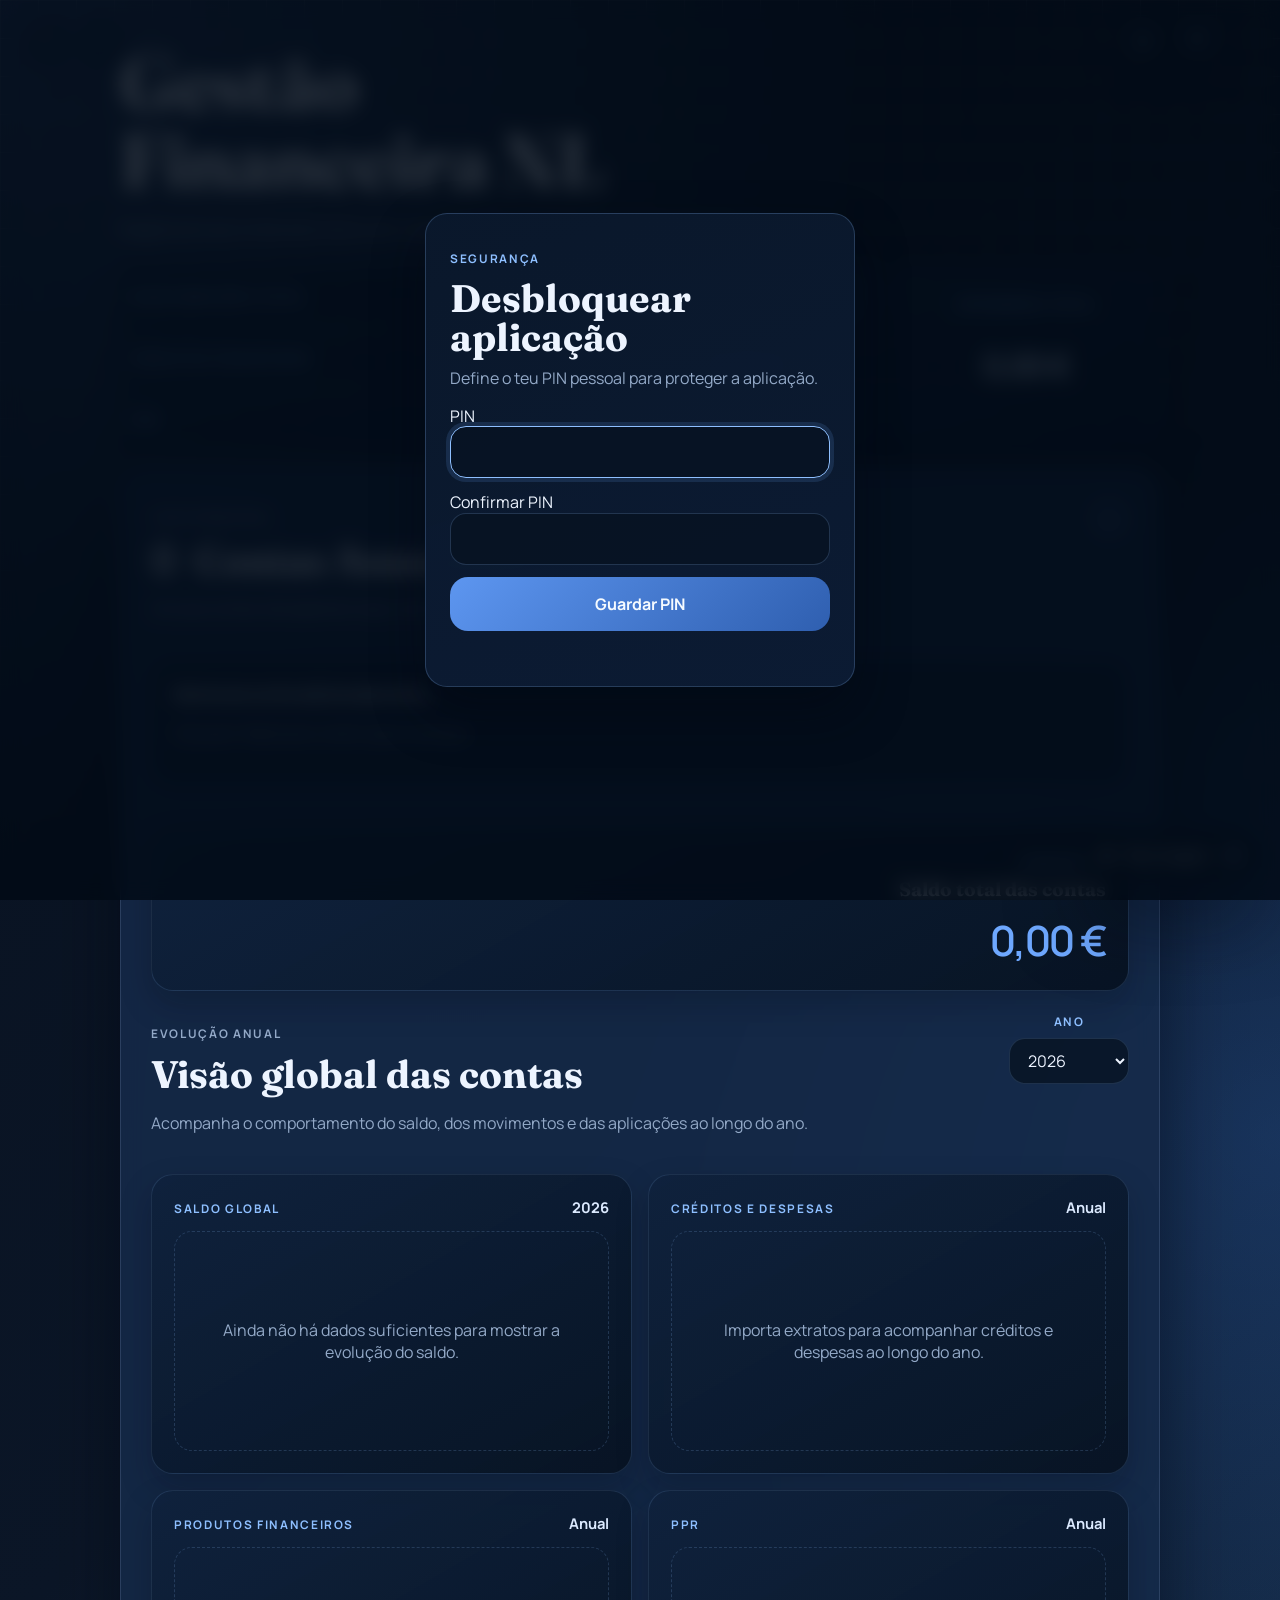
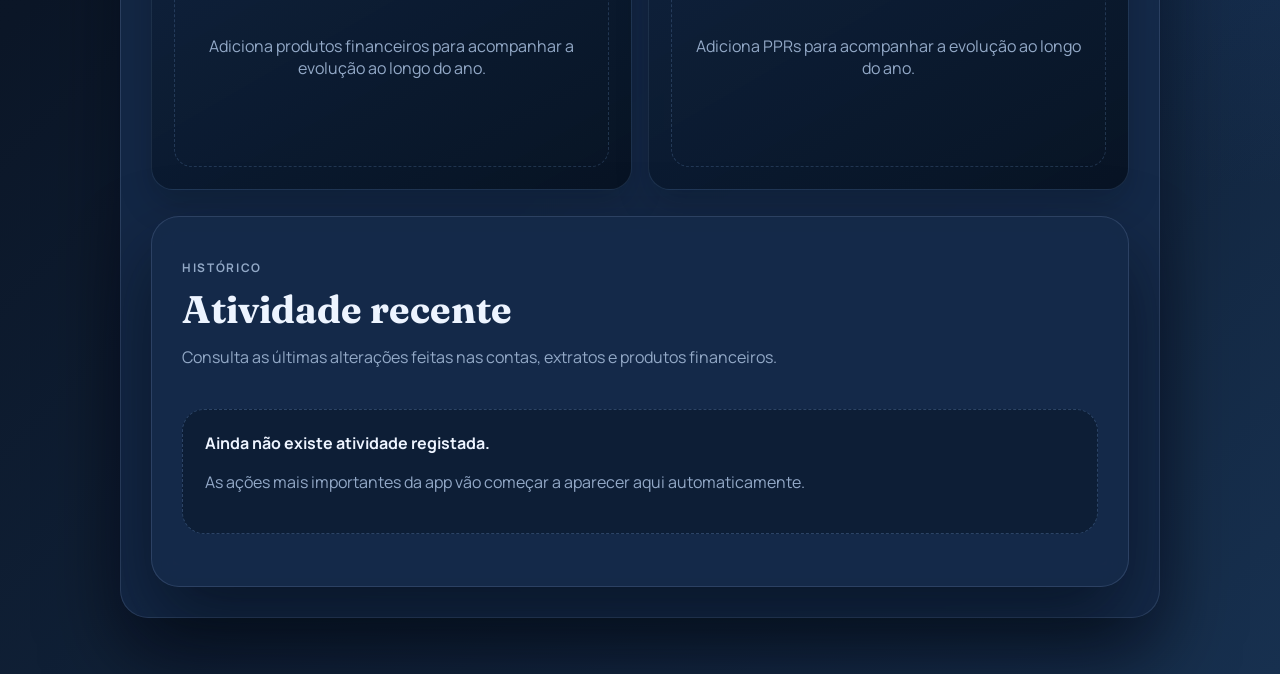
<file: index.html>
<!DOCTYPE html>
<html lang="pt-PT">
  <head>
    <meta charset="UTF-8" />
    <meta name="viewport" content="width=device-width, initial-scale=1.0" />
    <title>Gestão Financeira NL</title>
    <link rel="preconnect" href="https://fonts.googleapis.com" />
    <link rel="preconnect" href="https://fonts.gstatic.com" crossorigin />
    <link
      href="https://fonts.googleapis.com/css2?family=Fraunces:opsz,wght@9..144,600;9..144,700&family=IBM+Plex+Mono:wght@500;600&family=Manrope:wght@400;500;600;700&display=swap"
      rel="stylesheet"
    />
    <link rel="stylesheet" href="styles.css" />
  </head>
  <body>
    <div class="history-toolbar">
      <button id="undo-button" type="button" class="history-button" aria-label="Desfazer" title="Desfazer" disabled>
        <svg viewBox="0 0 24 24" aria-hidden="true">
          <path d="M9 10 4 5l5-5"></path>
          <path d="M4 5h9a7 7 0 1 1 0 14h-2"></path>
        </svg>
      </button>
      <button id="redo-button" type="button" class="history-button" aria-label="Refazer" title="Refazer" disabled>
        <svg viewBox="0 0 24 24" aria-hidden="true">
          <path d="m15 10 5-5-5-5"></path>
          <path d="M20 5h-9a7 7 0 1 0 0 14h2"></path>
        </svg>
      </button>
    </div>

    <aside class="data-transfer-dock">
      <div class="data-transfer-toggle" role="group" aria-label="Transferência de dados">
        <button id="export-data-button" type="button" class="history-button history-button--export" aria-label="Exportar dados" title="Exportar dados">
          <svg class="export-progress-ring" viewBox="0 0 64 64" aria-hidden="true">
            <circle class="export-progress-ring__track" cx="32" cy="32" r="28"></circle>
            <circle class="export-progress-ring__value" cx="32" cy="32" r="28"></circle>
          </svg>
          <span class="export-reminder-badge" id="export-reminder-badge" aria-hidden="true"></span>
          <svg viewBox="0 0 24 24" aria-hidden="true">
            <path d="M12 3v10"></path>
            <path d="m8 9 4 4 4-4"></path>
            <path d="M5 15v3a1 1 0 0 0 1 1h12a1 1 0 0 0 1-1v-3"></path>
          </svg>
        </button>
        <button id="import-data-button" type="button" class="history-button" aria-label="Importar dados" title="Importar dados">
          <svg viewBox="0 0 24 24" aria-hidden="true">
            <path d="M12 21V11"></path>
            <path d="m8 15 4-4 4 4"></path>
            <path d="M5 9V6a1 1 0 0 1 1-1h12a1 1 0 0 1 1 1v3"></path>
          </svg>
        </button>
        <input id="import-data-file" type="file" accept="application/json,.json" hidden />
      </div>
      <p id="data-transfer-feedback" class="data-transfer-feedback hidden" aria-live="polite"></p>
    </aside>

    <div class="page-shell">
      <header class="topbar">
        <h1>Gestão Financeira NL</h1>
        <p class="hero-text">
          Regista as tuas contas bancárias com o saldo atual e um símbolo
          visual para cada banco.
        </p>
      </header>

      <section class="executive-metrics-panel">
        <div class="executive-metric-stack">
          <article class="executive-metric-card executive-metric-card-inline">
            <span class="card-label">Saldo bancário total</span>
            <strong id="metric-bank-balance" class="executive-metric-value">€ 0,00</strong>
          </article>
          <article class="executive-metric-card executive-metric-card-inline">
            <span class="card-label">Produtos financeiros</span>
            <strong id="metric-financial-products" class="executive-metric-value">€ 0,00</strong>
          </article>
          <article class="executive-metric-card executive-metric-card-inline">
            <span class="card-label">PPR</span>
            <strong id="metric-ppr" class="executive-metric-value">€ 0,00</strong>
          </article>
        </div>
        <article class="executive-metric-card executive-metric-card-variation executive-metric-card-compact">
          <span class="card-label">Variação vs mês anterior</span>
          <strong id="metric-month-variation" class="executive-metric-value">€ 0,00</strong>
          <span id="metric-month-variation-hint" class="executive-metric-hint">Sem referência anterior.</span>
        </article>
        <article class="executive-metric-card executive-metric-card-compact">
          <span class="card-label">Património total</span>
          <strong id="metric-total-wealth" class="executive-metric-value">€ 0,00</strong>
        </article>
      </section>

      <main class="main-grid">
        <section class="panel panel-list">
          <div class="panel-topbar">
            <div class="panel-heading">
              <p class="section-kicker">Lista principal</p>
              <h2><span id="account-count" class="account-heading-count">0</span> Contas Associadas</h2>
              <p>As tuas contas vão aparecer aqui com símbolo, nome e saldo.</p>
            </div>

            <div class="accounts-topbar-tools">
              <div class="panel-actions">
                <button id="accounts-panel-toggle" type="button" class="menu-button accounts-menu-button" aria-expanded="false" aria-controls="accounts-panel-menu" title="Opções das contas">
                  ...
                </button>
                <div id="accounts-panel-menu" class="account-menu hidden">
                  <button id="change-pin-button" class="menu-item menu-item-neutral" type="button">
                    <span class="menu-item-icon" aria-hidden="true">🔐</span>
                    <span>Alterar PIN</span>
                  </button>
                  <button id="open-account-modal" class="menu-item menu-item-neutral" type="button">
                    <span class="menu-item-icon" aria-hidden="true">＋</span>
                    <span>Adicionar conta</span>
                  </button>
                  <button id="open-account-selection-modal" class="menu-item menu-item-neutral" type="button">
                    <span class="menu-item-icon" aria-hidden="true">☑</span>
                    <span>Selecionar contas</span>
                  </button>
                  <button id="open-internal-movements-page" class="menu-item menu-item-neutral" type="button">
                    <span class="menu-item-icon" aria-hidden="true">⇄</span>
                    <span>Movimentos Internos (excluídos da contabilidade)</span>
                  </button>
                  <button id="open-all-pdf-reports" class="menu-item menu-item-neutral" type="button">
                    <span class="menu-item-icon" aria-hidden="true">🧾</span>
                    <span>Gerar relatórios PDF</span>
                  </button>
                </div>
              </div>
            </div>
          </div>

          <div id="empty-state" class="empty-state">
            <strong>Nenhuma conta adicionada ainda.</strong>
            <p>Clica em “Adicionar conta” para começar.</p>
          </div>

          <div id="accounts-list" class="accounts-list" aria-live="polite"></div>

          <div class="total-balance-card">
            <span class="card-label">Sumatório</span>
            <h3>Saldo total das contas</h3>
            <strong id="total-balance">€ 0,00</strong>
          </div>

          <section class="analytics-panel">
            <div class="analytics-topbar">
              <div class="panel-heading">
                <p class="section-kicker">Evolução anual</p>
                <h2>Visão global das contas</h2>
                <p>Acompanha o comportamento do saldo, dos movimentos e das aplicações ao longo do ano.</p>
              </div>

              <label class="analytics-year-picker">
                <span class="card-label">Ano</span>
                <select id="analytics-year-select" class="analytics-year-select" aria-label="Selecionar ano dos gráficos"></select>
              </label>
            </div>

            <div class="analytics-grid">
              <article class="analytics-card">
                <div class="analytics-card-head">
                  <span class="card-label">Saldo global</span>
                  <strong id="analytics-current-year">2026</strong>
                </div>
                <div id="balance-trend-chart" class="chart-surface" aria-label="Gráfico do saldo global por mês"></div>
              </article>

              <article class="analytics-card">
                <div class="analytics-card-head">
                  <span class="card-label">Créditos e despesas</span>
                  <strong>Anual</strong>
                </div>
                <div id="flow-trend-chart" class="chart-surface" aria-label="Gráfico anual de créditos e despesas"></div>
              </article>

              <article class="analytics-card">
                <div class="analytics-card-head">
                  <span class="card-label">Produtos financeiros</span>
                  <strong>Anual</strong>
                </div>
                <div id="financial-products-trend-chart" class="chart-surface" aria-label="Gráfico dos produtos financeiros por mês"></div>
              </article>

              <article class="analytics-card">
                <div class="analytics-card-head">
                  <span class="card-label">PPR</span>
                  <strong>Anual</strong>
                </div>
                <div id="ppr-trend-chart" class="chart-surface" aria-label="Gráfico dos PPR por mês"></div>
              </article>
            </div>
          </section>

          <section class="panel activity-panel">
            <div class="panel-topbar">
              <div class="panel-heading">
                <p class="section-kicker">Histórico</p>
                <h2>Atividade recente</h2>
                <p>Consulta as últimas alterações feitas nas contas, extratos e produtos financeiros.</p>
              </div>

              <div class="panel-actions">
                <button id="activity-toggle" type="button" class="secondary-button hidden">
                  Ver tudo
                </button>
              </div>
            </div>

            <div id="activity-empty-state" class="empty-state hidden">
              <strong>Ainda não existe atividade registada.</strong>
              <p>As ações mais importantes da app vão começar a aparecer aqui automaticamente.</p>
            </div>

            <div id="activity-list" class="activity-list" aria-live="polite"></div>
            <button id="activity-more-indicator" type="button" class="activity-more-indicator hidden" aria-label="Mostrar histórico completo">...</button>
          </section>
        </section>
      </main>

      <aside class="recycle-dock">
        <button id="toggle-recycle" type="button" class="recycle-toggle">
          <span class="recycle-icon">🗑</span>
          <span>Reciclagem</span>
          <strong id="recycle-count">0</strong>
        </button>

        <section id="recycle-panel" class="recycle-panel hidden">
          <div class="panel-heading">
            <p class="section-kicker">Reciclagem</p>
            <h2>Contas eliminadas</h2>
            <p>Recupera rapidamente uma conta apagada por engano.</p>
          </div>

          <div id="recycle-empty-state" class="empty-state recycle-empty-state">
            <strong>A reciclagem está vazia.</strong>
            <p>As contas eliminadas aparecem aqui de forma discreta.</p>
          </div>

          <div id="recycle-list" class="recycle-list" aria-live="polite"></div>
        </section>
      </aside>
    </div>

    <div
      id="account-modal"
      class="modal hidden"
      role="dialog"
      aria-modal="true"
      aria-labelledby="modal-title"
    >
      <div class="modal-backdrop" data-close-modal="true"></div>
      <div class="modal-card">
        <button
          id="close-account-modal"
          type="button"
          class="modal-close"
          aria-label="Fechar"
        >
          ×
        </button>

        <div class="panel-heading">
          <p class="section-kicker">Nova conta</p>
          <h2 id="modal-title">Adicionar conta bancária</h2>
          <p>
            Introduz o nome do banco e, se quiseres, escolhe uma imagem como
            símbolo.
          </p>
        </div>

        <form id="account-form" class="account-form">
          <input type="hidden" name="accountId" />

          <label>
            Nome do banco
            <input
              type="text"
              name="bankName"
              placeholder="Ex.: ActivoBank"
              required
            />
          </label>

          <label>
            Nome curto
            <input
              type="text"
              name="shortName"
              placeholder="Ex.: AB"
              maxlength="40"
            />
          </label>

          <label class="file-field">
            Símbolo do banco
            <input type="file" name="symbol" accept="image/*" />
          </label>

          <button type="submit" class="primary-button">
            <span id="submit-button-label">Guardar conta</span>
          </button>
        </form>
      </div>
    </div>

    <div
      id="account-selection-modal"
      class="modal hidden"
      role="dialog"
      aria-modal="true"
      aria-labelledby="account-selection-title"
    >
      <div class="modal-backdrop" data-close-account-selection="true"></div>
      <div class="modal-card">
        <button
          id="close-account-selection-modal"
          type="button"
          class="modal-close"
          aria-label="Fechar"
        >
          ×
        </button>

        <div class="panel-heading">
          <p class="section-kicker">Somatórios globais</p>
          <h2 id="account-selection-title">Selecionar contas</h2>
          <p>
            Marca apenas as contas que queres incluir no cabeçalho, sumatórios
            e gráficos globais.
          </p>
        </div>

        <div id="account-selection-list" class="account-selection-list"></div>
        <p id="account-selection-feedback" class="statement-feedback"></p>
      </div>
    </div>

    <div id="undo-toast" class="undo-toast hidden" aria-live="polite">
      <span id="undo-toast-message" class="undo-toast-message"></span>
      <button id="undo-toast-button" type="button" class="undo-toast-button">Desfazer</button>
    </div>

    <script src="pin-lock.js"></script>
    <script src="script.js"></script>
  </body>
</html>
</file>
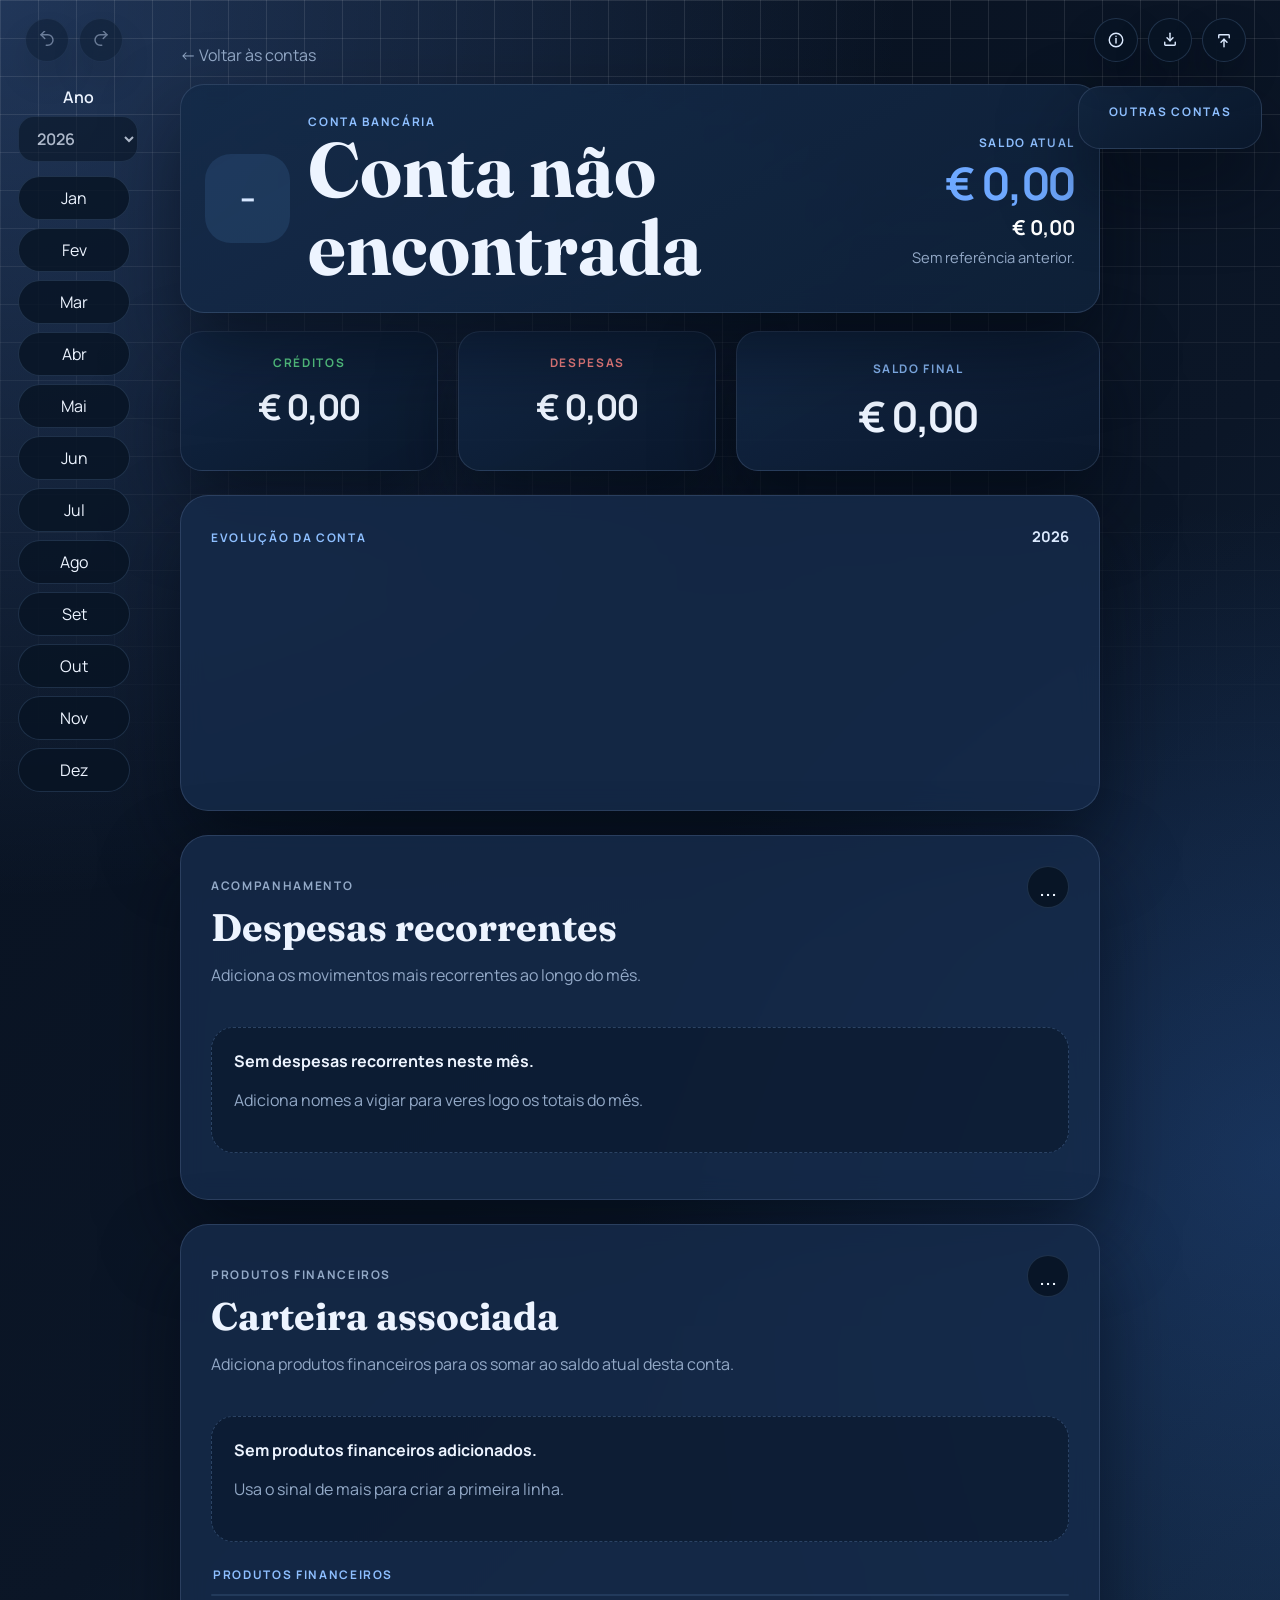
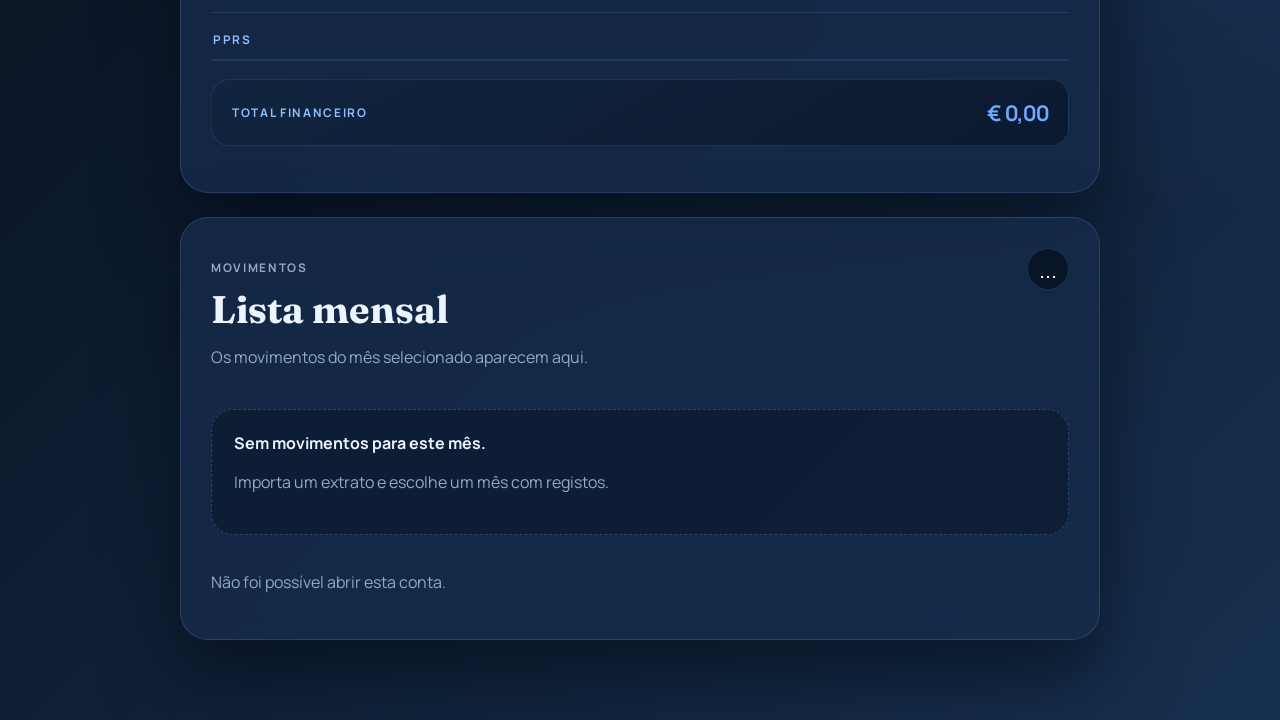
<file: account.html>
<!DOCTYPE html>
<html lang="pt-PT">
  <head>
    <meta charset="UTF-8" />
    <meta name="viewport" content="width=device-width, initial-scale=1.0" />
    <title>Conta | Gestão Financeira NL</title>
    <link rel="preconnect" href="https://fonts.googleapis.com" />
    <link rel="preconnect" href="https://fonts.gstatic.com" crossorigin />
    <link
      href="https://fonts.googleapis.com/css2?family=Fraunces:opsz,wght@9..144,600;9..144,700&family=IBM+Plex+Mono:wght@500;600&family=Manrope:wght@400;500;600;700&display=swap"
      rel="stylesheet"
    />
    <link rel="stylesheet" href="styles.css" />
  </head>
  <body>
    <div class="history-toolbar">
      <button id="undo-button" type="button" class="history-button" aria-label="Desfazer" title="Desfazer" disabled>
        <svg viewBox="0 0 24 24" aria-hidden="true">
          <path d="M9 10 4 5l5-5"></path>
          <path d="M4 5h9a7 7 0 1 1 0 14h-2"></path>
        </svg>
      </button>
      <button id="redo-button" type="button" class="history-button" aria-label="Refazer" title="Refazer" disabled>
        <svg viewBox="0 0 24 24" aria-hidden="true">
          <path d="m15 10 5-5-5-5"></path>
          <path d="M20 5h-9a7 7 0 1 0 0 14h2"></path>
        </svg>
      </button>
    </div>

    <aside class="data-transfer-dock">
      <div class="data-transfer-toggle" role="group" aria-label="Transferência de dados">
        <button id="annual-report-button" type="button" class="history-button" aria-label="Abrir relatório anual" title="Relatório anual">
          <svg viewBox="0 0 24 24" aria-hidden="true">
            <circle cx="12" cy="12" r="9"></circle>
            <path d="M12 10v6"></path>
            <path d="M12 7h.01"></path>
          </svg>
        </button>
        <button id="export-data-button" type="button" class="history-button history-button--export" aria-label="Exportar dados" title="Exportar dados">
          <svg class="export-progress-ring" viewBox="0 0 64 64" aria-hidden="true">
            <circle class="export-progress-ring__track" cx="32" cy="32" r="28"></circle>
            <circle class="export-progress-ring__value" cx="32" cy="32" r="28"></circle>
          </svg>
          <span class="export-reminder-badge" id="export-reminder-badge" aria-hidden="true"></span>
          <svg viewBox="0 0 24 24" aria-hidden="true">
            <path d="M12 3v10"></path>
            <path d="m8 9 4 4 4-4"></path>
            <path d="M5 15v3a1 1 0 0 0 1 1h12a1 1 0 0 0 1-1v-3"></path>
          </svg>
        </button>
        <button id="import-data-button" type="button" class="history-button" aria-label="Importar dados" title="Importar dados">
          <svg viewBox="0 0 24 24" aria-hidden="true">
            <path d="M12 21V11"></path>
            <path d="m8 15 4-4 4 4"></path>
            <path d="M5 9V6a1 1 0 0 1 1-1h12a1 1 0 0 1 1 1v3"></path>
          </svg>
        </button>
        <input id="import-data-file" type="file" accept="application/json,.json" hidden />
      </div>
      <p id="data-transfer-feedback" class="data-transfer-feedback hidden" aria-live="polite"></p>
    </aside>

    <div class="page-shell detail-shell">
      <a class="back-link" href="./index.html">← Voltar às contas</a>

      <header class="detail-header">
        <div class="detail-account">
          <div id="detail-symbol" class="account-symbol-placeholder">--</div>
          <div>
            <span class="card-label">Conta bancária</span>
            <h1 id="detail-bank-name">Conta</h1>
          </div>
        </div>

        <div class="detail-balance-block">
          <span class="card-label">Saldo atual</span>
          <strong id="detail-balance" class="detail-balance">€ 0,00</strong>
          <strong id="detail-balance-variation" class="detail-balance-variation">€ 0,00</strong>
          <span id="detail-balance-variation-hint" class="detail-balance-variation-hint">Sem referência anterior.</span>
        </div>
      </header>

      <div class="month-navigation">
        <div class="month-year-row">
          <label class="analytics-year-picker year-picker">
            <span>Ano</span>
            <select id="year-select" class="analytics-year-select" aria-label="Selecionar ano">
              <option value="2026">2026</option>
            </select>
          </label>
        </div>

        <section class="month-strip" aria-label="Selecionar mês">
          <button type="button" class="month-chip" data-month="01">Jan</button>
          <button type="button" class="month-chip" data-month="02">Fev</button>
          <button type="button" class="month-chip" data-month="03">Mar</button>
          <button type="button" class="month-chip" data-month="04">Abr</button>
          <button type="button" class="month-chip" data-month="05">Mai</button>
          <button type="button" class="month-chip" data-month="06">Jun</button>
          <button type="button" class="month-chip" data-month="07">Jul</button>
          <button type="button" class="month-chip" data-month="08">Ago</button>
          <button type="button" class="month-chip" data-month="09">Set</button>
          <button type="button" class="month-chip" data-month="10">Out</button>
          <button type="button" class="month-chip" data-month="11">Nov</button>
          <button type="button" class="month-chip" data-month="12">Dez</button>
        </section>
      </div>

      <aside class="related-accounts-dock" aria-label="Outras contas">
        <div class="related-accounts-card">
          <span class="card-label">Outras contas</span>
          <div id="related-accounts-list" class="related-accounts-list"></div>
        </div>
      </aside>

      <div class="detail-content-fade">
      <section class="summary-grid">
        <article class="summary-card summary-card-credits">
          <span class="card-label">Créditos</span>
          <strong id="total-credits" class="money-figure">€ 0,00</strong>
        </article>

        <article class="summary-card summary-card-expenses">
          <span class="card-label">Despesas</span>
          <strong id="total-expenses" class="money-figure">€ 0,00</strong>
        </article>

        <article class="summary-card summary-card-final">
          <span class="card-label">Saldo final</span>
          <strong id="statement-final-balance" class="money-figure">€ 0,00</strong>
        </article>
      </section>

      <section class="panel account-trend-panel">
        <div class="analytics-card-head">
          <span class="card-label">Evolução da conta</span>
          <strong id="account-trend-year-label">2026</strong>
        </div>
        <div id="account-trend-chart" class="chart-surface" aria-label="Gráfico anual da evolução da conta"></div>
      </section>

      <section class="panel tracking-panel">
        <div class="movements-topbar">
          <div class="panel-heading">
            <p class="section-kicker">Acompanhamento</p>
            <h2>Despesas recorrentes</h2>
            <p>Adiciona os movimentos mais recorrentes ao longo do mês.</p>
          </div>

          <div class="movements-actions">
            <button
              id="tracking-menu-toggle"
              type="button"
              class="mini-action-button"
              aria-expanded="false"
              aria-controls="tracking-menu"
              aria-label="Abrir menu de despesas recorrentes"
            >
              ...
            </button>
            <div id="tracking-menu" class="statement-menu hidden">
              <button id="open-recurring-detection-modal" type="button" class="menu-item menu-item-neutral hidden">
                <span class="menu-item-icon" aria-hidden="true">🔎</span>
                <span>Detetar recorrências</span>
              </button>
              <button id="open-tracking-panel-modal" type="button" class="menu-item menu-item-neutral">
                <span class="menu-item-icon" aria-hidden="true">📝</span>
                <span>Editar</span>
              </button>
              <button id="tracking-copy-previous" type="button" class="menu-item menu-item-neutral">
                <span class="menu-item-icon" aria-hidden="true">📄</span>
                <span>Copiar do mês anterior</span>
              </button>
              <button id="delete-selected-tracking-entry" type="button" class="menu-item">
                <span class="menu-item-icon" aria-hidden="true">🗑</span>
                <span>Apagar</span>
              </button>
            </div>
          </div>
        </div>

        <section id="tracking-forecast" class="tracking-forecast hidden" aria-live="polite">
          <div class="tracking-forecast-summary">
            <article class="tracking-forecast-card">
              <span class="card-label">Saldo disponível</span>
              <strong id="tracking-forecast-available" class="money-figure">€ 0,00</strong>
              <span id="tracking-forecast-available-meta" class="tracking-forecast-card-meta hidden"></span>
            </article>
            <article class="tracking-forecast-card">
              <span class="card-label">Recorrentes por sair</span>
              <strong id="tracking-forecast-pending" class="money-figure">€ 0,00</strong>
            </article>
            <article class="tracking-forecast-card">
              <span class="card-label">Saldo previsto</span>
              <strong id="tracking-forecast-projected" class="money-figure">€ 0,00</strong>
            </article>
          </div>
          <div class="tracking-forecast-head">
            <span class="card-label">Em falta este mês</span>
            <span id="tracking-forecast-meta" class="movement-rules-block-meta">Sem despesas previstas em falta.</span>
          </div>
          <div id="tracking-forecast-list" class="tracking-forecast-list"></div>
          <p id="tracking-forecast-empty" class="movement-rules-empty hidden">Não há despesas recorrentes previstas em falta neste mês.</p>
        </section>

        <div id="tracking-empty-state" class="empty-state">
          <strong>Sem despesas recorrentes neste mês.</strong>
          <p>Adiciona nomes a vigiar para veres logo os totais do mês.</p>
        </div>

        <div id="tracking-list" class="tracking-list"></div>
        <button id="tracking-more-indicator" type="button" class="activity-more-indicator tracking-more-indicator hidden" aria-label="Mostrar todas as despesas recorrentes">
          ...
        </button>
        <p id="tracking-feedback" class="statement-feedback"></p>
      </section>

      <section class="panel financial-panel">
        <div class="movements-topbar">
          <div class="panel-heading">
            <p class="section-kicker">Produtos financeiros</p>
            <h2>Carteira associada</h2>
            <p>Adiciona produtos financeiros para os somar ao saldo atual desta conta.</p>
          </div>

          <div class="movements-actions">
            <button id="financial-product-toggle" type="button" class="mini-action-button" aria-expanded="false" aria-controls="financial-product-menu" aria-label="Abrir menu de produtos financeiros">
              ...
            </button>
            <div id="financial-product-menu" class="statement-menu hidden">
              <button id="open-financial-product-modal" type="button" class="menu-item menu-item-neutral">
                <span class="menu-item-icon" aria-hidden="true">＋</span>
                <span>Criar novo produto</span>
              </button>
              <button id="copy-financial-products" type="button" class="menu-item menu-item-neutral">
                <span class="menu-item-icon" aria-hidden="true">📄</span>
                <span>Copiar mês anterior</span>
              </button>
            </div>
          </div>
        </div>

        <div id="financial-products-empty-state" class="empty-state">
          <strong>Sem produtos financeiros adicionados.</strong>
          <p>Usa o sinal de mais para criar a primeira linha.</p>
        </div>

        <div id="financial-products-list" class="financial-products-list" aria-live="polite">
          <section class="financial-products-group">
            <div class="financial-products-group-heading">
              <span class="card-label">Produtos financeiros</span>
            </div>
            <div id="financial-products-regular-list" class="financial-products-group-list"></div>
          </section>

          <div class="financial-divider"></div>

          <section class="financial-products-group">
            <div class="financial-products-group-heading">
              <span class="card-label">PPRs</span>
            </div>
            <div id="financial-products-ppr-list" class="financial-products-group-list"></div>
          </section>
        </div>

        <div class="financial-total-row">
          <span class="card-label">Total financeiro</span>
          <strong id="financial-products-total" class="money-figure">€ 0,00</strong>
        </div>
        <p id="financial-products-feedback" class="statement-feedback"></p>
      </section>

      <section class="panel movements-panel">
        <div class="movements-topbar">
          <div class="panel-heading">
            <p class="section-kicker">Movimentos</p>
            <h2>Lista mensal</h2>
            <p>Os movimentos do mês selecionado aparecem aqui.</p>
          </div>

          <div class="movements-actions">
            <div class="movements-menu-wrap">
              <button id="statement-menu-toggle" type="button" class="mini-action-button" aria-expanded="false" aria-controls="statement-menu">
                ...
              </button>
              <div id="statement-menu" class="statement-menu hidden">
                <button id="paste-statement-from-clipboard" type="button" class="menu-item menu-item-neutral">
                  <span class="menu-item-icon" aria-hidden="true">📥</span>
                  <span>Colar movimentos</span>
                </button>
                <button id="open-statement-text" type="button" class="menu-item menu-item-neutral">
                  <span class="menu-item-icon" aria-hidden="true">📋</span>
                  <span>Editar movimentos</span>
                </button>
                <button id="open-movement-search" type="button" class="menu-item menu-item-neutral">
                  <span class="menu-item-icon" aria-hidden="true">🔍</span>
                  <span>Pesquisar movimentos</span>
                </button>
                <button id="open-movement-analysis" type="button" class="menu-item menu-item-neutral">
                  <span class="menu-item-icon" aria-hidden="true">📊</span>
                  <span>Análise de movimentos</span>
                </button>
                <button id="open-monthly-pdf-report" type="button" class="menu-item menu-item-neutral">
                  <span class="menu-item-icon" aria-hidden="true">🧾</span>
                  <span>Relatório em PDF</span>
                </button>
                <button id="movements-toggle" type="button" class="menu-item menu-item-neutral hidden">
                  <span class="menu-item-icon" aria-hidden="true">📚</span>
                  <span>Ver tudo</span>
                </button>
                <button id="delete-statement-data" type="button" class="menu-item">
                  <span class="menu-item-icon" aria-hidden="true">🗑</span>
                  <span>Apagar extrato mensal</span>
                </button>
                <button id="open-statement-help" type="button" class="menu-item menu-item-neutral">
                  <span class="menu-item-icon" aria-hidden="true">?</span>
                  <span>Ajuda</span>
                </button>
              </div>
            </div>
          </div>
        </div>

        <div id="movements-empty-state" class="empty-state">
          <strong>Sem movimentos para este mês.</strong>
          <p>Importa um extrato e escolhe um mês com registos.</p>
        </div>

        <div id="movements-list" class="movements-list" aria-live="polite"></div>
        <div id="movements-more-indicator" class="activity-more-indicator hidden" aria-hidden="true">...</div>
        <p id="statement-feedback" class="statement-feedback">
          Ainda não existe extrato importado para este mês.
        </p>
      </section>
      </div>
    </div>

    <div id="statement-text-modal" class="modal hidden" role="dialog" aria-modal="true" aria-labelledby="statement-text-title">
      <div class="modal-backdrop" data-close-statement-text="true"></div>
      <div class="modal-card">
        <button id="close-statement-text-modal" type="button" class="modal-close" aria-label="Fechar">
          ×
        </button>
        <div class="panel-heading">
          <p class="section-kicker">Extrato mensal</p>
          <h2 id="statement-text-title">Extrato mensal guardado</h2>
          <p>Podes rever o texto guardado deste mês e copiá-lo integralmente para o clipboard.</p>
        </div>

        <label class="statement-text-label">
          Texto do extrato
          <textarea
            id="statement-text"
            class="statement-textarea"
            placeholder="Ex.: 08/04/2026    08/04/2026    PAG BXVAL- 5504 VIAVERDE    -7,60    347,46"
          ></textarea>
        </label>

        <div class="statement-text-actions">
          <button id="import-text-button" type="button" class="primary-button statement-import-button">
            Copiar texto
          </button>
          <button id="save-statement-text-button" type="button" class="secondary-button statement-import-button">
            Gravar
          </button>
        </div>
      </div>
    </div>

    <div id="movement-search-modal" class="modal hidden" role="dialog" aria-modal="true" aria-labelledby="movement-search-title">
      <div class="modal-backdrop" data-close-movement-search="true"></div>
      <div class="modal-card modal-card-wide movement-search-modal-card">
        <button id="close-movement-search-modal" type="button" class="modal-close" aria-label="Fechar">
          ×
        </button>
        <div class="panel-heading">
          <p class="section-kicker">Pesquisa geral</p>
          <h2 id="movement-search-title">Pesquisar movimentos</h2>
          <p>Procura em todos os extratos guardados desta conta, no mês selecionado ou entre datas.</p>
        </div>

        <div class="movement-search-controls">
          <label class="movement-search-field">
            Palavra a procurar
            <input id="movement-search-query" type="search" placeholder="Ex.: Paypal, Via Verde, EDP" autocomplete="off" />
          </label>

          <label class="movement-search-field movement-search-mode-field">
            Âmbito
            <select id="movement-search-mode">
              <option value="all">Tudo</option>
              <option value="year">Ano corrente</option>
              <option value="monthly">Mensal</option>
              <option value="range">Entre datas</option>
            </select>
          </label>

          <label class="movement-search-field movement-search-date-field hidden">
            De
            <input id="movement-search-start-date" type="date" />
          </label>

          <label class="movement-search-field movement-search-date-field hidden">
            Até
            <input id="movement-search-end-date" type="date" />
          </label>
        </div>

        <div class="movement-search-summary">
          <article class="summary-card movement-search-summary-card">
            <span class="card-label">Movimentos</span>
            <strong id="movement-search-count">0</strong>
          </article>
          <article class="summary-card movement-search-summary-card">
            <span class="card-label movement-analysis-column-label-credit">Créditos</span>
            <strong id="movement-search-credits" class="money-figure">0,00 €</strong>
          </article>
          <article class="summary-card movement-search-summary-card">
            <span class="card-label movement-analysis-column-label-debit">Débitos</span>
            <strong id="movement-search-debits" class="money-figure">0,00 €</strong>
          </article>
          <article class="summary-card movement-search-summary-card">
            <span class="card-label">Saldo líquido</span>
            <strong id="movement-search-net" class="money-figure">0,00 €</strong>
          </article>
        </div>

        <div id="movement-search-results" class="movement-search-results"></div>
        <p id="movement-search-empty" class="movement-search-empty">Escreve uma palavra para começar a pesquisa.</p>
      </div>
    </div>

    <div id="statement-help-modal" class="modal hidden" role="dialog" aria-modal="true" aria-labelledby="statement-help-title">
      <div class="modal-backdrop" data-close-statement-help="true"></div>
      <div class="modal-card movement-search-modal-card">
        <button id="close-statement-help-modal" type="button" class="modal-close" aria-label="Fechar">
          ×
        </button>
        <div class="panel-heading">
          <p class="section-kicker">Ajuda</p>
          <h2 id="statement-help-title">Formatos aceites para o extrato</h2>
          <p>Podes colar o texto do banco em formatos semelhantes aos exemplos abaixo. A app procura datas, descrição, valor e saldo.</p>
        </div>

        <div class="statement-help-examples">
          <article class="statement-help-example">
            <span class="card-label">Formato tabulado</span>
            <pre>08/04/2026	08/04/2026	PAG BXVAL- 5504 VIAVERDE	-7,60	347,46
08/04/2026	08/04/2026	DD Prio.E Mobilit PT218856458A63 PT19109102	-21,08	355,06</pre>
          </article>

          <article class="statement-help-example">
            <span class="card-label">Formato com milhares</span>
            <pre>29/01/26	29/01/26	DD PayPal Europe 5VU22252UKL5N LU960000000000	-3,99	1.254,72
23/01/26	23/01/26	TRANSFERENCIA - VENCIMENTO	1.882,67	2.018,61</pre>
          </article>

          <article class="statement-help-example">
            <span class="card-label">Formato com euro e parênteses</span>
            <pre>23/03/26  23/03/26  LEVANTAMENTO MB CARTAO **** 715*  (20,00 €)  984,29 €
23/03/26  23/03/26  ORDENADO / PENSAO NB NB18687 VENCIMENTOS  + 2.082,88 €  + 2.128,92 €</pre>
          </article>

          <article class="statement-help-example">
            <span class="card-label">Formato com uma só data</span>
            <pre>05/05/2026	NETFLIX	-12,99	874,31
06/05/2026	APPLE ICLOUD	-2,99	871,32</pre>
          </article>
        </div>
      </div>
    </div>

    <div id="financial-product-modal" class="modal hidden" role="dialog" aria-modal="true" aria-labelledby="financial-product-title">
      <div class="modal-backdrop" data-close-financial-product="true"></div>
      <div class="modal-card">
        <button id="close-financial-product-modal" type="button" class="modal-close" aria-label="Fechar">
          ×
        </button>
        <div class="panel-heading">
          <p class="section-kicker">Novo produto</p>
          <h2 id="financial-product-title">Adicionar produto financeiro</h2>
          <p>Indica o nome do produto e o respetivo valor atual.</p>
        </div>

        <form id="financial-product-form" class="account-form">
          <input type="hidden" id="financial-product-id" name="financialProductId" />

          <label>
            Tipo
            <select id="financial-product-kind" name="financialProductKind">
              <option value="financial">Produto financeiro</option>
              <option value="ppr">PPR</option>
            </select>
          </label>

          <label>
            Nome do produto financeiro
            <input
              type="text"
              id="financial-product-name"
              name="financialProductName"
              placeholder="Ex.: Depósito a prazo"
              required
            />
          </label>

          <label>
            Valor
            <input
              type="text"
              id="financial-product-value"
              name="financialProductValue"
              inputmode="decimal"
              placeholder="Ex.: 1250,00"
              required
            />
          </label>

          <button type="submit" class="primary-button">
            <span id="financial-product-submit-label">Guardar produto</span>
          </button>
        </form>
      </div>
    </div>

    <div id="financial-product-chart-modal" class="modal hidden" role="dialog" aria-modal="true" aria-labelledby="financial-product-chart-title">
      <div class="modal-backdrop" data-close-financial-product-chart="true"></div>
      <div class="modal-card modal-card-wide financial-product-chart-modal-card">
        <button id="close-financial-product-chart-modal" type="button" class="modal-close" aria-label="Fechar">
          ×
        </button>
        <div class="panel-heading">
          <p id="financial-product-chart-kicker" class="section-kicker">Evolução da aplicação</p>
          <h2 id="financial-product-chart-title">Histórico do produto</h2>
          <p id="financial-product-chart-subtitle">Visualização dos últimos meses com registo desta aplicação.</p>
        </div>

        <div class="financial-product-chart-summary">
          <article class="summary-card financial-product-chart-summary-card">
            <span class="card-label">Último valor</span>
            <strong id="financial-product-chart-current-value" class="money-figure">0,00 €</strong>
          </article>
          <article class="summary-card financial-product-chart-summary-card">
            <span class="card-label">Variação total</span>
            <strong id="financial-product-chart-delta-value" class="money-figure">0,00 €</strong>
          </article>
          <article class="summary-card financial-product-chart-summary-card">
            <span class="card-label">Meses com registo</span>
            <strong id="financial-product-chart-count">0</strong>
          </article>
        </div>

        <div id="financial-product-chart-surface" class="chart-surface financial-product-chart-surface"></div>
      </div>
    </div>

    <div id="movement-analysis-modal" class="modal hidden" role="dialog" aria-modal="true" aria-labelledby="movement-analysis-title">
      <div class="modal-backdrop" data-close-movement-analysis="true"></div>
      <div class="modal-card modal-card-wide movement-analysis-modal-card">
        <button id="close-movement-analysis-modal" type="button" class="modal-close" aria-label="Fechar">
          ×
        </button>
        <div class="panel-heading">
          <p class="section-kicker">Análise de movimentos</p>
          <h2 id="movement-analysis-title">Créditos e débitos do mês</h2>
          <p id="movement-analysis-subtitle">Leitura rápida dos movimentos do mês atual, ordenados do valor mais alto para o mais baixo.</p>
        </div>

        <div class="movement-analysis-summary">
          <article class="summary-card summary-card-credits">
            <span class="card-label">Créditos do mês</span>
            <strong id="movement-analysis-credits-total" class="money-figure">€ 0,00</strong>
            <p id="movement-analysis-credits-excluded" class="movement-analysis-summary-detail">Excluídos: € 0,00</p>
            <p id="movement-analysis-credits-accounting" class="movement-analysis-summary-detail">Contabilizado: € 0,00</p>
          </article>
          <article class="summary-card summary-card-expenses">
            <span class="card-label">Débitos do mês</span>
            <strong id="movement-analysis-debits-total" class="money-figure">€ 0,00</strong>
            <p id="movement-analysis-debits-excluded" class="movement-analysis-summary-detail">Excluídos: € 0,00</p>
            <p id="movement-analysis-debits-accounting" class="movement-analysis-summary-detail">Contabilizado: € 0,00</p>
          </article>
        </div>

        <div class="movement-analysis-grid">
          <section class="movement-analysis-column">
            <div class="movement-analysis-column-head">
              <span class="card-label movement-analysis-column-label movement-analysis-column-label-credit">Créditos</span>
              <strong id="movement-analysis-credits-count">0</strong>
            </div>
            <div id="movement-analysis-credits-list" class="movement-analysis-list"></div>
          </section>

          <section class="movement-analysis-column">
            <div class="movement-analysis-column-head">
              <span class="card-label movement-analysis-column-label movement-analysis-column-label-debit">Débitos</span>
              <strong id="movement-analysis-debits-count">0</strong>
            </div>
            <div id="movement-analysis-debits-list" class="movement-analysis-list"></div>
          </section>
        </div>
      </div>
    </div>

    <div id="movement-rules-modal" class="modal hidden" role="dialog" aria-modal="true" aria-labelledby="movement-rules-title">
      <div class="modal-backdrop" data-close-movement-rules="true"></div>
      <div class="modal-card modal-card-wide">
        <button id="close-movement-rules-modal" type="button" class="modal-close" aria-label="Fechar">
          ×
        </button>
        <div class="panel-heading">
          <p class="section-kicker">Acompanhamento mensal</p>
          <h2 id="movement-rules-title">Despesas recorrentes</h2>
          <p>Define um nome visível e a palavra-chave que a app deve procurar no extrato.</p>
        </div>

        <form id="movement-rule-form" class="account-form movement-rule-form">
          <input type="hidden" id="movement-rule-id" name="movementRuleId" />

          <div class="movement-rule-fields">
            <label>
              Palavra-chave
              <input
                type="text"
                id="movement-rule-match"
                name="movementRuleMatch"
                placeholder="Ex.: EDP"
                required
              />
            </label>

            <label>
              Nome apresentado
              <input
                type="text"
                id="movement-rule-label"
                name="movementRuleLabel"
                placeholder="Ex.: Eletricidade EDP"
                required
              />
            </label>

            <label class="movement-rule-amount-field">
              Valor exato
              <input
                type="text"
                id="movement-rule-amount-match"
                name="movementRuleAmountMatch"
                inputmode="decimal"
                placeholder="Ex.: 21,00"
              />
            </label>

            <label class="movement-rule-checkbox-field">
              <input
                type="checkbox"
                id="movement-rule-exclude-from-pending"
                name="movementRuleExcludeFromPending"
              />
              <span>Excluir de Recorrentes por sair</span>
            </label>

            <label id="movement-rule-due-day-wrap" class="movement-rule-due-day-field">
              Dia previsto
              <input
                type="number"
                id="movement-rule-due-day"
                name="movementRuleDueDay"
                min="1"
                max="31"
                placeholder="Ex.: 5 (vazio = variável)"
              />
            </label>
          </div>

          <div class="movement-rule-form-actions">
            <button type="submit" class="primary-button">
              <span id="movement-rule-submit">Guardar entrada</span>
            </button>
            <button id="movement-rule-copy-previous" type="button" class="secondary-button">Copiar mês anterior</button>
          </div>
        </form>

        <div class="movement-rules-layout">
          <section class="movement-rules-block">
            <div class="movement-rules-block-head">
              <span class="card-label">Movimentos recorrentes</span>
              <span class="movement-rules-block-meta">Ordenados por repetições neste mês</span>
            </div>
            <div id="movement-rule-suggestions" class="movement-rule-suggestions"></div>
            <p id="movement-rule-suggestions-empty" class="movement-rules-empty">Ainda não há movimentos repetidos suficientes neste mês para sugerir entradas.</p>
          </section>

          <section id="movement-rules-dropzone" class="movement-rules-block movement-rules-dropzone">
            <div class="movement-rules-block-head">
              <span class="card-label">Seleção do mês</span>
              <span class="movement-rules-block-meta">Arrasta um movimento para esta área</span>
            </div>
            <div id="movement-rules-list" class="movement-rules-list"></div>
            <p id="movement-rules-empty" class="movement-rules-empty">Ainda não existem linhas para este mês.</p>
          </section>
        </div>

        <p id="movement-rules-feedback" class="statement-feedback"></p>
      </div>
    </div>

    <div id="recurring-detection-modal" class="modal hidden" role="dialog" aria-modal="true" aria-labelledby="recurring-detection-title">
      <div class="modal-backdrop" data-close-recurring-detection="true"></div>
      <div class="modal-card movement-search-modal-card">
        <button id="close-recurring-detection-modal" type="button" class="modal-close" aria-label="Fechar">
          ×
        </button>
        <div class="panel-heading">
          <p class="section-kicker">Leitura automática</p>
          <h2 id="recurring-detection-title">Detetar recorrências</h2>
          <p>Analisa os últimos meses e sugere despesas que se repetem, com nome editável antes de adicionares à lista.</p>
        </div>

        <div class="recurring-detection-controls">
          <label class="movement-search-field">
            <span>Meses a analisar</span>
            <select id="recurring-detection-window">
              <option value="3">3 meses</option>
              <option value="6" selected>6 meses</option>
              <option value="12">12 meses</option>
            </select>
          </label>
        </div>

        <div class="recurring-detection-summary">
          <article class="movement-search-summary-card">
            <span class="card-label">Sugestões</span>
            <strong id="recurring-detection-count">0</strong>
          </article>
          <article class="movement-search-summary-card">
            <span class="card-label">Meses lidos</span>
            <strong id="recurring-detection-range">0</strong>
          </article>
          <article class="movement-search-summary-card">
            <span class="card-label">Mais frequente</span>
            <strong id="recurring-detection-top">Sem dados</strong>
          </article>
        </div>

        <div id="recurring-detection-list" class="recurring-detection-list"></div>
        <p id="recurring-detection-empty" class="movement-rules-empty hidden">Ainda não existem movimentos repetidos suficientes para sugerir recorrências nesta janela.</p>
        <p id="recurring-detection-feedback" class="statement-feedback"></p>
      </div>
    </div>

    <div id="annual-report-modal" class="modal hidden" role="dialog" aria-modal="true" aria-labelledby="annual-report-title">
      <div class="modal-backdrop" data-close-annual-report="true"></div>
      <div class="modal-card modal-card-report">
        <div class="modal-tools modal-tools-inline">
          <button id="print-annual-report-button" type="button" class="modal-close modal-action-button" aria-label="Imprimir relatório anual" title="Imprimir relatório anual">
            🖨
          </button>
          <button id="close-annual-report-modal" type="button" class="modal-close" aria-label="Fechar">
            ×
          </button>
        </div>
        <div class="panel-heading">
          <p class="section-kicker">Relatório anual</p>
          <h2 id="annual-report-title">Resumo até ao mês atual</h2>
          <p id="annual-report-subtitle">Visão acumulada do ano selecionado até ao mês atual.</p>
        </div>

        <section class="annual-report-metrics">
          <article class="annual-report-metric annual-report-metric-credit">
            <span class="card-label">Créditos acumulados</span>
            <strong id="annual-report-credits" class="money-figure">€ 0,00</strong>
            <small>Entradas do ano até ao mês escolhido.</small>
          </article>
          <article class="annual-report-metric annual-report-metric-expense">
            <span class="card-label">Débitos acumulados</span>
            <strong id="annual-report-expenses" class="money-figure">€ 0,00</strong>
            <small>Saídas do ano até ao mês escolhido.</small>
          </article>
          <article class="annual-report-metric">
            <span class="card-label">Saldo líquido</span>
            <strong id="annual-report-net" class="money-figure">€ 0,00</strong>
            <small>Balanço acumulado entre créditos e débitos.</small>
          </article>
          <article class="annual-report-metric">
            <span class="card-label">Despesas recorrentes</span>
            <strong id="annual-report-recurring" class="money-figure">€ 0,00</strong>
            <small>Peso acumulado das linhas que estás a vigiar.</small>
          </article>
        </section>

        <section class="annual-report-insights">
          <article class="annual-report-insight">
            <span class="card-label">Maior despesa acompanhada</span>
            <strong id="annual-report-top-recurring">Sem dados</strong>
          </article>
          <article class="annual-report-insight">
            <span class="card-label">Peso nos débitos</span>
            <strong id="annual-report-recurring-share">0%</strong>
          </article>
          <article class="annual-report-insight">
            <span class="card-label">Linhas acompanhadas</span>
            <strong id="annual-report-recurring-coverage">0</strong>
          </article>
        </section>

        <div class="annual-report-layout">
          <section class="annual-report-block">
            <div class="movement-rules-block-head">
              <span class="card-label">Despesas recorrentes selecionadas</span>
              <span class="movement-rules-block-meta">Inclui todas as despesas escolhidas até ao mês selecionado, mesmo que só apareçam uma vez</span>
            </div>
            <div class="annual-report-recurring-head" aria-hidden="true">
              <span>Despesa</span>
              <span>Meses</span>
              <span>Este mês</span>
              <span>Média</span>
              <span>Acumulado</span>
            </div>
            <div id="annual-report-recurring-list" class="annual-report-recurring-list"></div>
            <p id="annual-report-recurring-empty" class="movement-rules-empty hidden">Ainda não existem despesas recorrentes acumuladas neste intervalo.</p>
          </section>
        </div>
      </div>
    </div>

    <div id="undo-toast" class="undo-toast hidden" aria-live="polite">
      <span id="undo-toast-message" class="undo-toast-message"></span>
      <button id="undo-toast-button" type="button" class="undo-toast-button">Desfazer</button>
    </div>
    <div id="statement-toast" class="statement-toast hidden" aria-live="polite"></div>

    <script src="account.js"></script>
  </body>
</html>
</file>
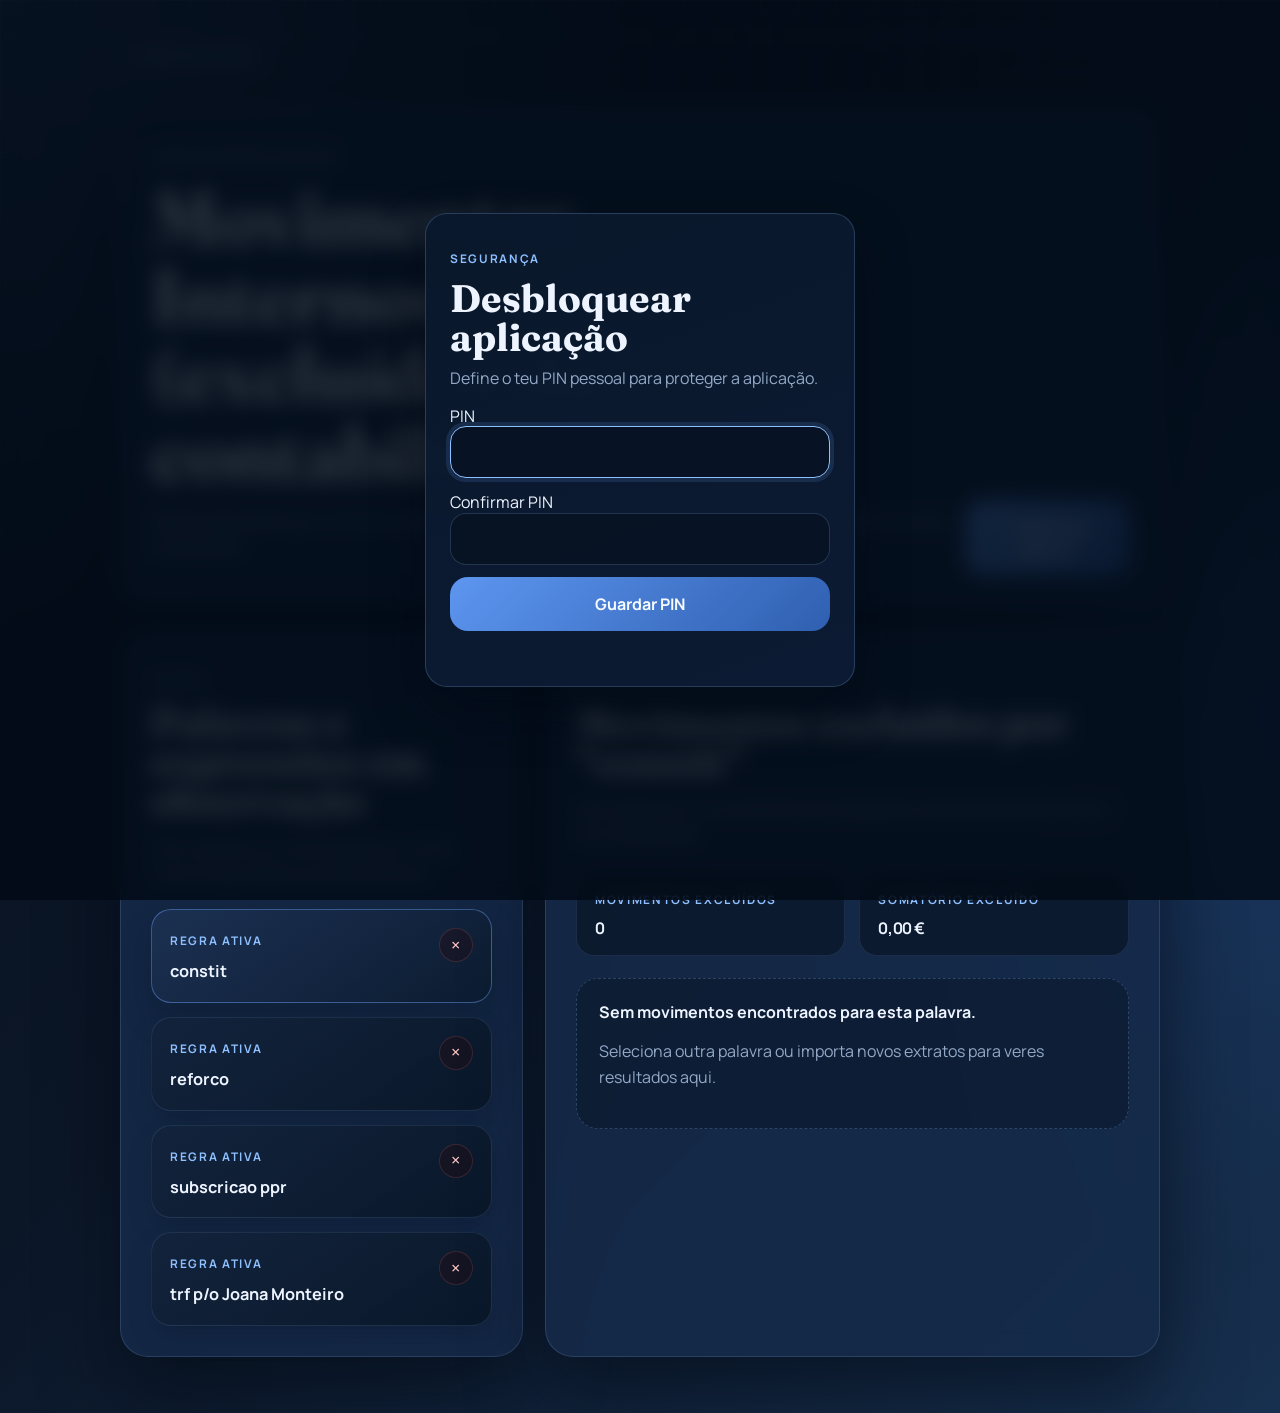
<file: internal-movements.html>
<!DOCTYPE html>
<html lang="pt-PT">
  <head>
    <meta charset="UTF-8" />
    <meta name="viewport" content="width=device-width, initial-scale=1.0" />
    <title>Movimentos Internos | Gestão Financeira NL</title>
    <link rel="preconnect" href="https://fonts.googleapis.com" />
    <link rel="preconnect" href="https://fonts.gstatic.com" crossorigin />
    <link
      href="https://fonts.googleapis.com/css2?family=Fraunces:opsz,wght@9..144,600;9..144,700&family=IBM+Plex+Mono:wght@500;600&family=Manrope:wght@400;500;600;700&display=swap"
      rel="stylesheet"
    />
    <link rel="stylesheet" href="styles.css" />
  </head>
  <body>
    <div class="page-shell internal-movements-shell">
      <a class="back-link" href="./index.html">← Voltar às contas</a>

      <header class="panel internal-header">
        <div class="panel-heading">
          <p class="section-kicker">Configuração auxiliar</p>
          <h1>Movimentos Internos (excluídos da contabilidade)</h1>
          <p>
            Define expressões que, no futuro, poderão ser excluídas da leitura
            contabilística principal sem mexer no resto da aplicação.
          </p>
        </div>

        <div class="internal-actions">
          <button id="add-internal-keyword" type="button" class="primary-button">
            + Adicionar palavra
          </button>
        </div>
      </header>

      <section id="internal-keyword-form-panel" class="panel internal-keyword-form-panel hidden">
        <div class="panel-heading">
          <p class="section-kicker">Nova palavra-chave</p>
          <h2>Adicionar regra manual</h2>
          <p>Guarda uma expressão para futura exclusão da contabilidade principal.</p>
        </div>

        <form id="internal-keyword-form" class="internal-keyword-form">
          <label>
            Palavra-chave
            <input
              id="internal-keyword-input"
              type="text"
              name="keyword"
              placeholder="Ex.: constit"
              autocomplete="off"
              required
            />
          </label>

          <div class="internal-keyword-form-actions">
            <button type="submit" class="primary-button">Analisar palavra</button>
            <button id="cancel-internal-keyword" type="button" class="secondary-button">Cancelar</button>
          </div>
        </form>

        <section id="internal-analysis-panel" class="internal-analysis-panel hidden" aria-live="polite">
          <div class="internal-analysis-head">
            <div>
              <span class="card-label">Análise imediata</span>
              <h3 id="internal-analysis-title">Nova regra</h3>
              <p id="internal-analysis-subtitle" class="internal-analysis-subtitle"></p>
            </div>
          </div>

          <div class="internal-analysis-metrics">
            <article class="internal-analysis-metric">
              <span class="card-label">Movimentos encontrados</span>
              <strong id="internal-analysis-count" class="money-figure">0</strong>
            </article>
            <article class="internal-analysis-metric">
              <span class="card-label">Valor total</span>
              <strong id="internal-analysis-total" class="money-figure">€ 0,00</strong>
            </article>
          </div>

          <p id="internal-analysis-redundancy" class="internal-analysis-redundancy hidden"></p>

          <div class="internal-analysis-examples-wrap">
            <div class="panel-heading internal-analysis-examples-head">
              <p class="section-kicker">Exemplos reais afetados</p>
              <p>Pré-visualização dos movimentos que esta regra iria marcar como internos.</p>
            </div>
            <div id="internal-analysis-examples" class="internal-analysis-examples"></div>
            <button id="internal-analysis-toggle" type="button" class="secondary-button hidden">Ver tudo</button>
          </div>

          <div class="internal-analysis-actions">
            <button id="apply-internal-keyword" type="button" class="primary-button">Aplicar regra</button>
            <button id="dismiss-internal-analysis" type="button" class="secondary-button">Fechar análise</button>
          </div>
        </section>
      </section>

      <main class="internal-movements-grid">
        <section class="panel internal-panel">
          <div class="panel-heading">
            <p class="section-kicker">Ativos</p>
            <h2>Palavras e expressões em observação</h2>
            <p>Ativa, desativa ou remove palavras-chave. Tudo fica guardado automaticamente.</p>
          </div>

          <div id="internal-active-list" class="internal-chip-list" aria-live="polite"></div>
        </section>

        <section class="panel internal-panel">
          <div class="panel-heading">
            <p class="section-kicker">Últimos movimentos afetados</p>
            <h2 id="internal-affected-title">Movimentos internos já marcados</h2>
            <p id="internal-affected-subtitle">Aqui aparecem os últimos movimentos que já ficaram excluídos da contabilidade geral.</p>
          </div>

          <div class="internal-affected-summary">
            <article class="internal-analysis-metric">
              <span class="card-label">Movimentos excluídos</span>
              <strong id="internal-affected-count" class="money-figure">0</strong>
            </article>
            <article class="internal-analysis-metric">
              <span class="card-label">Somatório excluído</span>
              <strong id="internal-affected-total" class="money-figure">€ 0,00</strong>
            </article>
          </div>

          <div id="internal-affected-list" class="internal-affected-list" aria-live="polite"></div>
        </section>
      </main>

      <p id="internal-movements-feedback" class="statement-feedback internal-feedback hidden" aria-live="polite"></p>
    </div>

    <script src="pin-lock.js"></script>
    <script src="internal-movements.js"></script>
  </body>
</html>
</file>
<file: styles.css>
:root {
  --bg: #0b1627;
  --bg-accent: #17304f;
  --account-theme-rgb: 110, 168, 255;
  --panel: rgba(22, 43, 74, 0.86);
  --panel-strong: rgba(24, 47, 80, 0.97);
  --text: #edf4ff;
  --muted: #93a9c7;
  --line: rgba(167, 194, 232, 0.16);
  --primary: #6ea8ff;
  --secondary: #8ebfff;
  --shadow: 0 36px 76px rgba(1, 7, 17, 0.54);
  --numeric-font: "Manrope", "Avenir Next", "Segoe UI", sans-serif;
}

* {
  box-sizing: border-box;
}

body {
  margin: 0;
  min-height: 100vh;
  font-family: "Manrope", "Avenir Next", "Segoe UI", sans-serif;
  color: var(--text);
  background:
    radial-gradient(circle at top left, rgba(103, 161, 255, 0.26), transparent 34%),
    radial-gradient(circle at right, rgba(44, 96, 177, 0.3), transparent 38%),
    linear-gradient(135deg, #08111f 0%, var(--bg) 46%, var(--bg-accent) 100%);
}

body.account-theme-active {
  background:
    radial-gradient(circle at top left, rgba(var(--account-theme-rgb), 0.44), transparent 34%),
    radial-gradient(circle at right, rgba(var(--account-theme-rgb), 0.32), transparent 38%),
    radial-gradient(circle at bottom right, rgba(var(--account-theme-rgb), 0.22), transparent 30%),
    linear-gradient(135deg, #08111f 0%, var(--bg) 46%, var(--bg-accent) 100%);
}

body::before {
  content: "";
  position: fixed;
  inset: 0;
  pointer-events: none;
  background-image:
    linear-gradient(rgba(255, 255, 255, 0.12) 1px, transparent 1px),
    linear-gradient(90deg, rgba(255, 255, 255, 0.12) 1px, transparent 1px);
  background-size: 38px 38px;
  mask-image: linear-gradient(to bottom, rgba(0, 0, 0, 0.85), transparent 92%);
}

body.is-locked {
  overflow: hidden;
}

.history-controls__icon {
  width: 25px;
  height: 25px;
  fill: none;
  stroke: currentColor;
  stroke-width: 1.8;
  stroke-linecap: round;
  stroke-linejoin: round;
}

.turma-scroll-top-button {
  position: fixed;
  left: 24px;
  bottom: 24px;
  z-index: 28;
  width: 58px;
  height: 58px;
  display: grid;
  place-items: center;
  border: 1px solid rgba(167, 197, 255, 0.12);
  border-radius: 999px;
  background:
    radial-gradient(circle at 30% 30%, rgba(96, 165, 250, 0.16), transparent 58%),
    rgba(7, 18, 35, 0.94);
  color: #dbeafe;
  box-shadow:
    inset 0 1px 0 rgba(255, 255, 255, 0.04),
    0 16px 34px rgba(0, 0, 0, 0.24);
  cursor: pointer;
  opacity: 0;
  pointer-events: none;
  transform: translateY(10px) scale(0.92);
  transition:
    opacity 180ms ease,
    transform 180ms ease,
    background-color 140ms ease,
    border-color 140ms ease,
    color 140ms ease,
    box-shadow 140ms ease;
}

.turma-scroll-top-button.is-visible {
  opacity: 1;
  pointer-events: auto;
  transform: translateY(0) scale(1);
}

.turma-scroll-top-button:hover {
  transform: translateY(-1px) scale(1.03);
  border-color: rgba(147, 197, 253, 0.22);
  background:
    radial-gradient(circle at 30% 30%, rgba(120, 174, 255, 0.12), transparent 58%),
    rgba(10, 25, 48, 0.92);
  color: #eef6ff;
}

.app-lock-screen {
  position: fixed;
  inset: 0;
  z-index: 9999;
  display: flex;
  align-items: center;
  justify-content: center;
  padding: 20px;
}

.app-lock-backdrop {
  position: absolute;
  inset: 0;
  background: rgba(2, 10, 21, 0.82);
  backdrop-filter: blur(10px);
}

.app-lock-card {
  position: relative;
  z-index: 1;
  width: min(430px, calc(100vw - 24px));
  padding: 24px;
  border-radius: 22px;
  border: 1px solid rgba(142, 191, 255, 0.22);
  background: linear-gradient(160deg, rgba(10, 24, 44, 0.98), rgba(12, 28, 52, 0.96));
  box-shadow: 0 24px 52px rgba(1, 7, 17, 0.46);
}

.app-lock-card h2 {
  margin-top: 8px;
}

.app-lock-description {
  margin: 10px 0 16px;
  color: var(--muted);
}

.app-lock-form {
  display: grid;
  gap: 12px;
}

.app-lock-feedback {
  min-height: 1.3em;
  margin: 10px 0 0;
  color: #ffd6dc;
}

.history-toolbar {
  position: fixed;
  top: 18px;
  left: 18px;
  z-index: 130;
  display: flex;
  gap: 10px;
}

.data-transfer-dock {
  position: fixed;
  top: 18px;
  right: 18px;
  z-index: 130;
  display: flex;
  flex-direction: column;
  align-items: flex-end;
  gap: 8px;
}

.data-transfer-toggle {
  display: flex;
  justify-content: center;
  align-items: center;
  gap: 10px;
}

.history-button {
  --export-reminder-progress: 0;
  --export-ring-length: 175.93;
  width: 44px;
  height: 44px;
  position: relative;
  display: inline-flex;
  align-items: center;
  justify-content: center;
  overflow: visible;
  border: 1px solid rgba(142, 191, 255, 0.18);
  border-radius: 999px;
  background: rgba(8, 20, 36, 0.92);
  color: #dceaff;
  box-shadow: 0 18px 34px rgba(1, 7, 17, 0.28);
  backdrop-filter: blur(12px);
  cursor: pointer;
  transition: transform 180ms ease, background 180ms ease, border-color 180ms ease, opacity 180ms ease;
}

.history-button--export::after {
  content: "";
  position: absolute;
  inset: -8px;
  border-radius: inherit;
  background: radial-gradient(circle, rgba(74, 222, 128, 0.28), transparent 68%);
  filter: blur(8px);
  transform: scale(0.82);
  opacity: 0;
  pointer-events: none;
  transition: opacity 180ms ease, transform 180ms ease;
}

.export-progress-ring {
  position: absolute;
  inset: -7px;
  width: calc(100% + 14px);
  height: calc(100% + 14px);
  pointer-events: none;
  transform: rotate(-90deg);
  overflow: visible;
}

.export-progress-ring__track,
.export-progress-ring__value {
  fill: none;
  stroke-width: 3.5;
}

.export-progress-ring__track {
  stroke: rgba(74, 222, 128, 0.12);
  opacity: 0;
  transition: opacity 180ms ease;
}

.export-progress-ring__value {
  stroke: #4ade80;
  stroke-linecap: round;
  stroke-dasharray: var(--export-ring-length);
  stroke-dashoffset: calc(var(--export-ring-length) * (1 - var(--export-reminder-progress)));
  opacity: 0;
  filter: drop-shadow(0 0 4px rgba(74, 222, 128, 0.4));
  transition: opacity 180ms ease;
}

.export-reminder-badge {
  position: absolute;
  right: -8px;
  bottom: -8px;
  z-index: 2;
  min-width: 26px;
  height: 26px;
  padding: 0 6px;
  display: grid;
  place-items: center;
  border-radius: 999px;
  background: rgba(22, 163, 74, 0.92);
  color: #f0fdf4;
  font-size: 0.68rem;
  font-weight: 800;
  line-height: 1;
  letter-spacing: 0.01em;
  box-shadow: 0 10px 22px rgba(0, 0, 0, 0.22), 0 0 0 1px rgba(187, 247, 208, 0.2);
  opacity: 0;
  transform: scale(0.75);
  pointer-events: none;
  transition: opacity 180ms ease, transform 180ms ease;
}

.history-button--export.is-export-reminder-active {
  border-color: rgba(74, 222, 128, 0.38);
  color: #dcfce7;
  box-shadow:
    inset 0 1px 0 rgba(255, 255, 255, 0.05),
    0 18px 34px rgba(1, 7, 17, 0.28),
    0 0 0 1px rgba(74, 222, 128, 0.18);
}

.history-button--export.is-export-reminder-active::after,
.history-button--export.is-export-reminder-ready::after {
  opacity: 1;
}

.history-button--export.is-export-reminder-active .export-progress-ring__track,
.history-button--export.is-export-reminder-active .export-progress-ring__value,
.history-button--export.is-export-reminder-active .export-reminder-badge,
.history-button--export.is-export-reminder-ready .export-progress-ring__track,
.history-button--export.is-export-reminder-ready .export-progress-ring__value,
.history-button--export.is-export-reminder-ready .export-reminder-badge {
  opacity: 1;
}

.history-button--export.is-export-reminder-active::after {
  transform: scale(1);
}

.history-button--export.is-export-reminder-active .export-reminder-badge,
.history-button--export.is-export-reminder-ready .export-reminder-badge {
  transform: scale(1);
}

.history-button--export.is-export-reminder-ready {
  border-color: rgba(134, 239, 172, 0.8);
  color: #f0fdf4;
  box-shadow:
    inset 0 1px 0 rgba(255, 255, 255, 0.06),
    0 18px 34px rgba(1, 7, 17, 0.28),
    0 0 0 1px rgba(134, 239, 172, 0.28);
}

.history-button--export.is-export-reminder-ready::after {
  transform: scale(1.08);
  animation: exportReminderPulse 900ms ease-in-out infinite;
}

.history-button--export.is-export-reminder-ready .export-progress-ring__value {
  filter: drop-shadow(0 0 8px rgba(134, 239, 172, 0.9));
}

.history-button:hover:not(:disabled) {
  transform: translateY(-1px);
  background: rgba(16, 35, 61, 0.96);
  border-color: rgba(110, 168, 255, 0.34);
}

.history-button:disabled {
  opacity: 0.4;
  cursor: default;
}

.history-button > svg:not(.export-progress-ring) {
  width: 18px;
  height: 18px;
  stroke: currentColor;
  stroke-width: 1.9;
  stroke-linecap: round;
  stroke-linejoin: round;
  fill: none;
}

@keyframes exportReminderPulse {
  0%,
  100% {
    opacity: 1;
    transform: scale(1.08);
  }

  50% {
    opacity: 0.72;
    transform: scale(1.18);
  }
}

.page-shell {
  width: min(1040px, calc(100% - 32px));
  margin: 0 auto;
  padding: 44px 0 56px;
}

.topbar {
  margin-bottom: 26px;
}

.card-label,
.section-kicker {
  text-transform: uppercase;
  letter-spacing: 0.14em;
  font-size: 0.74rem;
  color: var(--secondary);
  font-weight: 700;
}

h1,
h2,
h3 {
  font-family: "Fraunces", "Iowan Old Style", serif;
  line-height: 1.02;
  margin: 0;
}

h1 {
  font-size: clamp(2.8rem, 6vw, 4.8rem);
  max-width: 12ch;
}

h2 {
  font-size: clamp(1.7rem, 3vw, 2.4rem);
  margin: 8px 0 10px;
}

h3 {
  font-size: 1.2rem;
}

.hero-text,
.panel-heading p,
.empty-state p,
.account-card p,
.add-account-copy p {
  color: var(--muted);
  line-height: 1.6;
}

.add-account-panel,
.panel,
.modal-card,
.count-badge {
  backdrop-filter: blur(12px);
  border: 1px solid var(--line);
  box-shadow: var(--shadow);
}

.add-account-panel {
  display: grid;
  grid-template-columns: minmax(0, 1.4fr) auto;
  gap: 24px;
  margin-bottom: 18px;
  padding: 22px 24px;
  border-radius: 24px;
  background: linear-gradient(150deg, rgba(11, 28, 50, 0.9), rgba(10, 24, 44, 0.76));
}

.add-account-copy p {
  max-width: 56ch;
}

.toolbar-actions {
  display: flex;
  flex-wrap: wrap;
  justify-content: flex-end;
  gap: 10px;
  align-items: center;
}

.data-transfer-feedback {
  position: fixed;
  right: 22px;
  top: 88px;
  z-index: 180;
  max-width: min(420px, calc(100vw - 32px));
  margin: 0;
  padding: 12px 14px;
  border-radius: 16px;
  border: 1px solid rgba(142, 191, 255, 0.18);
  background: rgba(8, 20, 36, 0.96);
  box-shadow: 0 22px 44px rgba(1, 7, 17, 0.36);
  backdrop-filter: blur(12px);
  color: var(--text);
  text-align: left;
  font-size: 0.82rem;
  line-height: 1.45;
}

.icon-button {
  width: 44px;
  height: 44px;
  border: 1px solid rgba(142, 191, 255, 0.18);
  border-radius: 999px;
  background: rgba(110, 168, 255, 0.08);
  color: #dceaff;
  font: inherit;
  font-size: 1.1rem;
  font-weight: 700;
  line-height: 1;
  cursor: pointer;
  transition: transform 180ms ease, box-shadow 180ms ease, border-color 180ms ease;
}

.icon-button:hover {
  transform: translateY(-1px);
  box-shadow: 0 12px 24px rgba(1, 7, 17, 0.22);
}

.icon-button svg {
  width: 18px;
  height: 18px;
  stroke: currentColor;
  stroke-width: 1.9;
  stroke-linecap: round;
  stroke-linejoin: round;
  fill: none;
}

.count-badge {
  min-width: 130px;
  padding: 18px 20px;
  border-radius: 22px;
  background: rgba(14, 33, 59, 0.92);
  text-align: center;
}

.count-badge strong {
  display: block;
  margin-top: 8px;
  font-size: 1.6rem;
  font-family: "Fraunces", "Iowan Old Style", serif;
}

.executive-metrics-panel {
  display: grid;
  grid-template-columns: minmax(0, 1.8fr) minmax(0, 1fr) minmax(0, 1fr);
  gap: 12px;
  margin-bottom: 18px;
  align-items: stretch;
}

.executive-metric-stack {
  display: grid;
  grid-template-rows: none;
  grid-auto-rows: min-content;
  align-content: start;
  gap: 6px;
}

.executive-metric-card {
  display: grid;
  grid-template-rows: 58px auto auto;
  justify-items: center;
  align-items: start;
  text-align: center;
  gap: 6px;
  padding: 16px 18px;
  min-height: 170px;
  border-radius: 20px;
  border: 1px solid rgba(142, 191, 255, 0.14);
  background: linear-gradient(145deg, rgba(12, 29, 52, 0.9), rgba(8, 21, 39, 0.92));
  box-shadow: 0 14px 30px rgba(1, 7, 17, 0.25);
}

.executive-metric-card .card-label {
  display: flex;
  align-items: flex-start;
  justify-content: center;
  width: 100%;
  margin: 0;
}

.executive-metric-card-variation {
  background: linear-gradient(145deg, rgba(16, 36, 62, 0.95), rgba(9, 23, 43, 0.96));
}

.executive-metric-card-compact {
  min-height: 0;
  grid-template-rows: 56px 56px auto;
  justify-items: center;
  align-items: center;
  text-align: center;
  gap: 4px;
  padding: 8px 12px;
  border-radius: 12px;
}

.executive-metric-card-compact .card-label {
  width: 100%;
  justify-content: center;
  text-align: center;
  min-height: 0;
  height: 100%;
  line-height: 1.22;
  align-items: center;
}

.executive-metric-card-compact .executive-metric-value {
  width: 100%;
  min-height: 0;
  height: 100%;
  display: inline-flex;
  align-items: center;
  justify-content: center;
  font-size: clamp(1.22rem, 2.4vw, 1.95rem);
  font-weight: 700;
  text-align: center;
}

.executive-metric-card-variation.executive-metric-card-compact .executive-metric-value {
  font-size: clamp(1.08rem, 2.05vw, 1.68rem);
}

.executive-metric-card-inline {
  display: grid;
  grid-template-columns: minmax(0, 1fr) auto;
  grid-template-rows: none;
  justify-content: stretch;
  align-items: center;
  text-align: left;
  gap: 8px;
  min-height: 56px;
  padding: 4px 10px;
  border-radius: 12px;
}

.executive-metric-card-inline .card-label {
  display: inline-flex;
  width: 100%;
  height: 100%;
  margin: 0;
  text-align: left;
  align-items: center;
  justify-content: flex-start;
  align-self: stretch;
}

.executive-metric-card-inline .executive-metric-value {
  margin-top: 0;
  text-align: right;
  align-self: stretch;
  display: inline-flex;
  align-items: center;
  justify-content: flex-end;
  white-space: nowrap;
  font-size: clamp(0.98rem, 1.6vw, 1.18rem);
}

.executive-metric-value {
  display: block;
  margin-top: 0;
  font-family: var(--numeric-font);
  font-size: clamp(1.15rem, 2vw, 1.55rem);
  font-weight: 600;
  font-variant-numeric: tabular-nums;
  letter-spacing: -0.03em;
  color: #dceaff;
}

.executive-metric-hint {
  display: block;
  margin-top: 8px;
  color: var(--muted);
  font-size: 0.82rem;
}

.executive-metric-positive {
  color: #80e2a5;
}

.executive-metric-negative {
  color: #ff9f9f;
}

.main-grid {
  display: block;
}

.panel {
  position: relative;
  background: var(--panel);
  border-radius: 28px;
  padding: 30px;
}

.panel-topbar {
  display: flex;
  justify-content: space-between;
  align-items: flex-start;
  gap: 16px;
}

.panel-actions {
  position: relative;
  z-index: 4;
}

.accounts-topbar-tools {
  display: flex;
  align-items: flex-start;
  justify-content: flex-end;
  gap: 0;
}

.accounts-topbar-tools .panel-actions {
  display: flex;
  align-items: flex-start;
}

.accounts-menu-button {
  min-width: auto;
  height: auto;
  border-radius: 14px;
  font-size: 1rem;
  background: rgba(110, 168, 255, 0.12);
}

.account-heading-count {
  font-family: var(--numeric-font);
  font-weight: 700;
  margin-right: 0.28em;
}

.accounts-list {
  display: grid;
  gap: 16px;
  margin-top: 22px;
}

.activity-list {
  display: grid;
  gap: 12px;
  margin-top: 22px;
}

.activity-more-indicator {
  margin-top: 10px;
  display: block;
  width: 100%;
  padding: 0;
  border: 0;
  background: transparent;
  text-align: center;
  color: rgba(157, 196, 255, 0.56);
  font-size: 1.35rem;
  letter-spacing: 0.22em;
  user-select: none;
  cursor: pointer;
}

.activity-card {
  display: grid;
  grid-template-columns: auto 1fr;
  gap: 14px;
  align-items: start;
  padding: 16px 18px;
  border-radius: 20px;
  border: 1px solid rgba(142, 191, 255, 0.14);
  background: rgba(8, 19, 36, 0.52);
}

.activity-time {
  min-width: 124px;
  color: var(--muted);
  font-size: 0.82rem;
  line-height: 1.5;
}

.activity-copy {
  display: grid;
  gap: 4px;
}

.activity-copy strong {
  font-size: 0.98rem;
}

.activity-copy p {
  margin: 0;
  color: var(--muted);
  line-height: 1.55;
}

.undo-toast {
  position: fixed;
  right: 22px;
  bottom: 22px;
  z-index: 120;
  display: flex;
  align-items: center;
  gap: 14px;
  max-width: min(440px, calc(100vw - 28px));
  padding: 14px 16px;
  border-radius: 18px;
  border: 1px solid rgba(142, 191, 255, 0.18);
  background: rgba(8, 20, 36, 0.96);
  box-shadow: 0 22px 44px rgba(1, 7, 17, 0.4);
  backdrop-filter: blur(12px);
}

.undo-toast-message {
  color: var(--text);
  line-height: 1.5;
}

.undo-toast-button {
  border: 0;
  border-radius: 999px;
  padding: 10px 14px;
  background: rgba(110, 168, 255, 0.18);
  color: #dceaff;
  font: inherit;
  font-weight: 700;
  cursor: pointer;
  white-space: nowrap;
  transition: transform 180ms ease, background 180ms ease;
}

.undo-toast-button:hover {
  transform: translateY(-1px);
  background: rgba(110, 168, 255, 0.28);
}

.statement-toast {
  position: fixed;
  right: 22px;
  bottom: 22px;
  z-index: 121;
  max-width: min(440px, calc(100vw - 28px));
  padding: 14px 16px;
  border-radius: 18px;
  border: 1px solid rgba(142, 191, 255, 0.18);
  background: rgba(8, 20, 36, 0.96);
  color: var(--text);
  box-shadow: 0 22px 44px rgba(1, 7, 17, 0.4);
  backdrop-filter: blur(12px);
  line-height: 1.5;
}

.statement-toast.is-success {
  border-color: rgba(105, 210, 155, 0.32);
  color: #dff8ea;
}

.statement-toast.is-error {
  border-color: rgba(255, 128, 128, 0.34);
  color: #ffd4d4;
}

.empty-state {
  margin-top: 22px;
  border: 1px dashed rgba(142, 191, 255, 0.24);
  border-radius: 22px;
  padding: 22px;
  background: rgba(8, 19, 36, 0.48);
}

.account-card {
  position: relative;
  border-radius: 24px;
  padding: 22px;
  background: linear-gradient(150deg, var(--panel-strong), rgba(8, 21, 39, 0.92));
  border: 1px solid rgba(142, 191, 255, 0.12);
  box-shadow: 0 14px 32px rgba(1, 7, 17, 0.3);
  cursor: pointer;
  transition: transform 180ms ease, box-shadow 180ms ease, border-color 180ms ease, background 180ms ease;
}

.account-card-excluded {
  border-color: rgba(255, 177, 120, 0.42);
  box-shadow:
    0 14px 32px rgba(1, 7, 17, 0.3),
    0 0 0 1.5px rgba(255, 177, 120, 0.16),
    0 0 22px rgba(255, 153, 79, 0.14);
}

.account-card:hover {
  transform: translateY(-2px);
  border-color: rgba(110, 168, 255, 0.35);
  box-shadow: 0 20px 40px rgba(1, 7, 17, 0.36);
  background: linear-gradient(150deg, rgba(18, 40, 71, 0.98), rgba(10, 25, 45, 0.96));
}

.account-card-excluded:hover {
  border-color: rgba(255, 185, 129, 0.5);
  box-shadow:
    0 20px 40px rgba(1, 7, 17, 0.36),
    0 0 0 1.5px rgba(255, 190, 138, 0.18),
    0 0 28px rgba(255, 158, 82, 0.18);
}

.account-card.is-dragging {
  opacity: 0.72;
  transform: scale(0.985);
  border-color: rgba(110, 168, 255, 0.45);
  box-shadow: 0 24px 44px rgba(1, 7, 17, 0.4);
}

.account-card:hover .balance,
.account-card:hover .account-name-link,
.account-card:hover .card-label {
  color: #b9d6ff;
}

.account-card-overlay {
  position: absolute;
  inset: 0;
  border-radius: inherit;
  z-index: 1;
}

.account-card-header,
.account-card-footer,
.account-card-title,
.account-card-topbar {
  display: flex;
  align-items: center;
}

.account-card-header,
.account-card-footer {
  justify-content: space-between;
  gap: 16px;
}

.account-card-title {
  gap: 16px;
}

.account-card-topbar {
  justify-content: flex-end;
  margin-bottom: 14px;
  position: relative;
  z-index: 3;
}

.account-card-topbar,
.account-menu,
.menu-button,
.menu-item {
  cursor: default;
}

.menu-button,
.menu-item {
  pointer-events: auto;
}

.account-card-header strong {
  display: block;
  font-size: 1.25rem;
  margin-top: 6px;
}

.account-symbol {
  width: 56px;
  height: 56px;
  border-radius: 18px;
  object-fit: cover;
  background: rgba(110, 168, 255, 0.1);
  border: 1px solid rgba(142, 191, 255, 0.16);
}

.account-symbol-placeholder {
  display: inline-flex;
  align-items: center;
  justify-content: center;
  width: 56px;
  height: 56px;
  border-radius: 18px;
  background: rgba(110, 168, 255, 0.12);
  color: #d6e7ff;
  font-weight: 800;
  font-size: 1.1rem;
}

.account-card .account-card-link {
  display: inline-flex;
  align-items: center;
  justify-content: center;
  width: 102px;
  min-width: 102px;
  height: 102px;
  overflow: visible;
}

.account-card .account-symbol,
.account-card .account-symbol-placeholder {
  width: 88px;
  height: 88px;
  border-radius: 26px;
  transform: scale(1.28);
  transform-origin: center;
}

.account-card .account-symbol-placeholder {
  font-size: 1.56rem;
}

.account-card-link,
.account-name-link,
.back-link {
  color: inherit;
  text-decoration: none;
}

.account-card-header,
.account-card-footer,
.account-card-link,
.account-name-link {
  position: relative;
  z-index: 2;
  pointer-events: none;
}

.account-name-link,
.account-card-link {
  cursor: pointer;
}

.account-menu,
.secondary-button,
.menu-button,
.menu-item {
  position: relative;
  z-index: 3;
  pointer-events: auto;
}

.account-card-topbar {
  pointer-events: none;
}

.account-name-link:hover,
.back-link:hover {
  text-decoration: underline;
}

.balance {
  font-family: var(--numeric-font);
  font-size: 1.7rem;
  font-weight: 600;
  font-variant-numeric: tabular-nums;
  letter-spacing: -0.03em;
  color: var(--primary);
  white-space: nowrap;
  text-align: right;
}

.account-chip {
  display: inline-flex;
  align-items: center;
  border-radius: 999px;
  padding: 8px 12px;
  background: rgba(110, 168, 255, 0.12);
  color: #d6e7ff;
  font-size: 0.83rem;
  font-weight: 700;
}

.account-card-footer {
  margin-top: 18px;
  padding-top: 18px;
  border-top: 1px solid rgba(142, 191, 255, 0.1);
  color: var(--muted);
  font-size: 0.92rem;
}

.account-card-actions {
  display: flex;
  gap: 10px;
  justify-content: flex-end;
  text-align: right;
}

.secondary-button,
.menu-button,
.menu-item {
  border: 1px solid rgba(142, 191, 255, 0.18);
  border-radius: 14px;
  padding: 11px 14px;
  font: inherit;
  font-weight: 700;
  cursor: pointer;
  transition: transform 180ms ease, box-shadow 180ms ease, border-color 180ms ease;
}

.secondary-button {
  background: rgba(110, 168, 255, 0.12);
  color: #dceaff;
}

.menu-button {
  width: 40px;
  height: 40px;
  padding: 0;
  border-radius: 999px;
  background: rgba(110, 168, 255, 0.08);
  color: #dceaff;
  font-size: 1.2rem;
  line-height: 1;
}

.secondary-button:hover,
.menu-button:hover,
.menu-item:hover {
  transform: translateY(-1px);
  box-shadow: 0 12px 24px rgba(1, 7, 17, 0.22);
}

.account-menu {
  position: absolute;
  top: 56px;
  right: 22px;
  min-width: 170px;
  padding: 8px;
  border-radius: 18px;
  background: rgba(8, 20, 36, 0.98);
  border: 1px solid rgba(142, 191, 255, 0.16);
  box-shadow: 0 18px 36px rgba(1, 7, 17, 0.34);
}

#accounts-panel-menu {
  min-width: 206px;
}

.account-selection-list {
  display: grid;
  gap: 12px;
  margin-top: 18px;
}

.account-selection-item {
  display: grid;
  grid-template-columns: auto minmax(0, 1fr);
  gap: 14px;
  align-items: start;
  padding: 16px 18px;
  border-radius: 18px;
  border: 1px solid rgba(142, 191, 255, 0.14);
  background: rgba(10, 24, 43, 0.76);
  cursor: pointer;
}

.account-selection-item input {
  margin-top: 2px;
  width: 18px;
  height: 18px;
  accent-color: #6ea8ff;
}

.account-selection-copy {
  display: grid;
  gap: 4px;
}

.account-selection-copy strong {
  color: #edf4ff;
}

.account-selection-copy span {
  color: var(--muted);
  font-size: 0.92rem;
}

.menu-item {
  width: 100%;
  display: inline-flex;
  align-items: center;
  gap: 9px;
  text-align: left;
  background: rgba(186, 75, 96, 0.14);
  color: #ffd9df;
  border-color: rgba(255, 140, 159, 0.16);
  white-space: nowrap;
}

.menu-item-icon {
  display: inline-flex;
  align-items: center;
  justify-content: center;
  width: 1.35em;
  min-width: 1.35em;
  height: 1.35em;
  font-size: 1.02em;
  line-height: 1;
  opacity: 0.92;
}

.menu-item-neutral {
  margin-bottom: 6px;
  background: rgba(110, 168, 255, 0.12);
  color: #dceaff;
  border-color: rgba(142, 191, 255, 0.16);
}

.account-menu .menu-item,
.statement-menu .menu-item,
.financial-product-menu .menu-item {
  border: none;
  border-radius: 10px;
  padding: 8px 6px;
  background: transparent;
  box-shadow: none;
  transform: none;
}

.account-menu .menu-item-neutral,
.statement-menu .menu-item-neutral,
.financial-product-menu .menu-item-neutral {
  margin-bottom: 0;
  color: #dceaff;
}

.account-menu .menu-item:not(.menu-item-neutral),
.statement-menu .menu-item:not(.menu-item-neutral),
.financial-product-menu .menu-item:not(.menu-item-neutral) {
  color: #ffd3db;
}

.account-menu .menu-item:hover,
.statement-menu .menu-item:hover,
.financial-product-menu .menu-item:hover {
  transform: none;
  box-shadow: none;
  background: rgba(110, 168, 255, 0.08);
}

.recycle-dock {
  position: fixed;
  right: 20px;
  bottom: 20px;
  z-index: 15;
  display: flex;
  flex-direction: column;
  align-items: flex-end;
  gap: 12px;
}

.recycle-toggle {
  display: inline-flex;
  align-items: center;
  gap: 10px;
  padding: 12px 14px;
  border: 1px solid rgba(142, 191, 255, 0.16);
  border-radius: 999px;
  background: rgba(8, 20, 36, 0.92);
  color: var(--text);
  box-shadow: var(--shadow);
  cursor: pointer;
}

.recycle-toggle strong {
  display: inline-flex;
  align-items: center;
  justify-content: center;
  min-width: 24px;
  height: 24px;
  padding: 0 6px;
  border-radius: 999px;
  background: rgba(110, 168, 255, 0.14);
  color: #dceaff;
  font-size: 0.82rem;
}

.recycle-panel {
  width: min(360px, calc(100vw - 32px));
  padding: 18px;
  border-radius: 24px;
  background: rgba(8, 20, 36, 0.96);
  border: 1px solid rgba(142, 191, 255, 0.14);
  box-shadow: var(--shadow);
}

.recycle-list {
  display: grid;
  gap: 12px;
  margin-top: 16px;
  max-height: 320px;
  overflow: auto;
}

.recycle-list .account-card {
  padding: 16px;
}

.recycle-list .balance {
  font-size: 1.35rem;
}

.recycle-delete-button {
  margin-bottom: 0;
}

.recycle-empty-state {
  margin-top: 16px;
}

.account-form {
  display: grid;
  gap: 16px;
  margin-top: 24px;
}

.total-balance-card {
  margin-top: 20px;
  padding: 22px;
  border-radius: 22px;
  border: 1px solid rgba(142, 191, 255, 0.14);
  background: linear-gradient(150deg, rgba(15, 34, 61, 0.92), rgba(8, 20, 36, 0.98));
  box-shadow: 0 14px 32px rgba(1, 7, 17, 0.22);
  text-align: right;
}

.total-balance-card h3 {
  margin: 8px 0 12px;
}

.total-balance-card strong {
  display: block;
  font-family: var(--numeric-font);
  font-size: clamp(1.9rem, 4vw, 2.6rem);
  font-weight: 600;
  font-variant-numeric: tabular-nums;
  letter-spacing: -0.04em;
  color: var(--primary);
}

.analytics-panel {
  margin-top: 22px;
}

.activity-panel {
  margin-top: 26px;
}

.activity-panel .panel-actions {
  align-self: center;
}

.analytics-topbar {
  display: flex;
  justify-content: space-between;
  align-items: flex-start;
  gap: 16px;
}

.analytics-year-picker {
  display: grid;
  gap: 8px;
  min-width: 120px;
  justify-items: center;
  text-align: center;
}

.analytics-year-select {
  border: 1px solid rgba(142, 191, 255, 0.16);
  border-radius: 16px;
  padding: 10px 14px;
  background: rgba(8, 20, 36, 0.82);
  color: var(--text);
  font: inherit;
}

.analytics-grid {
  display: grid;
  grid-template-columns: repeat(2, minmax(0, 1fr));
  gap: 16px;
  margin-top: 22px;
}

.analytics-card {
  padding: 22px;
  border-radius: 22px;
  border: 1px solid rgba(142, 191, 255, 0.14);
  background: linear-gradient(150deg, rgba(15, 34, 61, 0.92), rgba(8, 20, 36, 0.98));
  box-shadow: 0 14px 32px rgba(1, 7, 17, 0.22);
}

.analytics-card-wide {
  grid-column: 1 / -1;
}

.analytics-card-head {
  display: flex;
  justify-content: space-between;
  gap: 16px;
  align-items: baseline;
  margin-bottom: 14px;
}

.analytics-card-head strong {
  color: #dceaff;
  font-size: 0.92rem;
}

.chart-surface {
  min-height: 220px;
}

.chart-svg {
  width: 100%;
  height: 220px;
  display: block;
}

.chart-grid-line {
  stroke: rgba(142, 191, 255, 0.12);
  stroke-width: 1;
}

.chart-axis-label {
  fill: rgba(217, 232, 255, 0.72);
  font-size: 11px;
}

.chart-value-label,
.chart-point-label {
  fill: rgba(217, 232, 255, 0.78);
  font-size: 10px;
}

.chart-point-label {
  fill: #dceaff;
}

.chart-line {
  fill: none;
  stroke: #76a9ff;
  stroke-width: 3;
  stroke-linecap: round;
  stroke-linejoin: round;
}

.chart-area {
  fill: rgba(118, 169, 255, 0.14);
}

.chart-point {
  fill: #cfe1ff;
  stroke: #76a9ff;
  stroke-width: 2;
}

.chart-point-active {
  fill: #ffffff;
  stroke: #5d96f0;
  stroke-width: 3;
}

.chart-axis-label-active {
  fill: #dceaff;
  font-weight: 700;
}

.chart-bar-credit {
  fill: rgba(95, 219, 143, 0.9);
}

.chart-bar-expense {
  fill: rgba(255, 135, 135, 0.9);
}

.chart-bar-investment {
  fill: rgba(118, 169, 255, 0.9);
}

.chart-bar-balance {
  fill: rgba(83, 131, 225, 0.92);
}

.chart-empty {
  display: grid;
  place-items: center;
  min-height: 220px;
  border: 1px dashed rgba(142, 191, 255, 0.18);
  border-radius: 18px;
  color: var(--muted);
  text-align: center;
  padding: 18px;
}

.detail-shell {
  padding-bottom: 80px;
}

.back-link {
  display: inline-block;
  margin-bottom: 18px;
  color: var(--muted);
}

.detail-header,
.month-banner,
.month-strip,
.summary-grid {
  display: grid;
  gap: 20px;
  margin-bottom: 24px;
}

.summary-grid {
  grid-template-columns: 0.88fr 0.88fr 1.24fr;
  align-items: stretch;
}

.account-trend-panel {
  margin-bottom: 24px;
}

.account-trend-panel .chart-surface {
  width: calc(100% + 28px);
  margin-inline: -14px;
}

.detail-header,
.month-banner,
.summary-card {
  backdrop-filter: blur(12px);
  border: 1px solid var(--line);
  box-shadow: var(--shadow);
}

.detail-header,
.month-banner {
  grid-template-columns: 1fr auto;
  align-items: center;
  padding: 24px;
  border-radius: 24px;
  background: linear-gradient(150deg, rgba(20, 42, 72, 0.94), rgba(15, 34, 59, 0.84));
}

.detail-header {
  margin-bottom: 18px;
  position: relative;
  z-index: 5;
}

.detail-account {
  display: flex;
  align-items: center;
  gap: 18px;
}

.detail-account .account-symbol,
.detail-account .account-symbol-placeholder {
  width: clamp(88px, 7vw, 112px);
  height: clamp(88px, 7vw, 112px);
  border-radius: 26px;
}

.detail-account .account-symbol-placeholder {
  font-size: clamp(1.4rem, 2.4vw, 1.8rem);
}

.detail-balance-block {
  text-align: right;
}

.detail-balance,
.money-figure {
  display: block;
  font-family: var(--numeric-font);
  font-variant-numeric: tabular-nums;
  letter-spacing: -0.03em;
}

.detail-balance {
  font-size: clamp(2rem, 4vw, 2.8rem);
  color: var(--primary);
}

.detail-balance-variation {
  margin-top: 8px;
  font-size: clamp(1rem, 1.7vw, 1.28rem);
  color: #ffffff;
}

.detail-balance-variation.executive-metric-positive {
  color: #80e2a5;
}

.detail-balance-variation.executive-metric-negative {
  color: #ff9f9f;
}

.detail-balance-variation-hint {
  display: block;
  margin-top: 6px;
  color: var(--muted);
  font-size: 0.92rem;
}

.month-banner {
  margin-bottom: 24px;
  position: relative;
  z-index: 20;
}

.month-banner {
  grid-template-columns: 1fr;
}

.month-year-row {
  display: flex;
  justify-content: center;
  margin-top: -6px;
  margin-bottom: 18px;
}

.month-navigation {
  position: sticky;
  top: 12px;
  z-index: 16;
  margin-bottom: 24px;
  padding-bottom: 14px;
}

.detail-content-fade {
  display: block;
}

.related-accounts-dock {
  display: none;
}

.related-accounts-card {
  padding: 16px 14px;
  border-radius: 22px;
  border: 1px solid var(--line);
  background: linear-gradient(150deg, rgba(18, 37, 63, 0.94), rgba(10, 24, 44, 0.92));
  box-shadow: var(--shadow);
  backdrop-filter: blur(12px);
}

.related-accounts-card .card-label {
  display: block;
  text-align: center;
}

.related-accounts-list {
  display: grid;
  gap: 10px;
  margin-top: 12px;
}

.related-account-link {
  display: grid;
  grid-template-columns: 42px minmax(0, 1fr);
  gap: 10px;
  align-items: center;
  padding: 10px;
  border-radius: 16px;
  border: 1px solid rgba(142, 191, 255, 0.12);
  background: rgba(8, 20, 36, 0.54);
  color: var(--text);
  text-decoration: none;
  opacity: 0.42;
  transition: transform 180ms ease, border-color 180ms ease, background 180ms ease, box-shadow 180ms ease;
}

.related-account-link:hover {
  transform: translateY(-1px);
  border-color: rgba(142, 191, 255, 0.24);
  background: rgba(13, 28, 48, 0.78);
  box-shadow: 0 12px 24px rgba(1, 7, 17, 0.18);
}

.related-account-link-excluded {
  border-color: rgba(255, 177, 120, 0.42);
  box-shadow:
    0 14px 32px rgba(1, 7, 17, 0.22),
    0 0 0 1.5px rgba(255, 177, 120, 0.16),
    0 0 22px rgba(255, 153, 79, 0.14);
}

.related-account-link-excluded:hover {
  border-color: rgba(255, 185, 129, 0.5);
  box-shadow:
    0 20px 40px rgba(1, 7, 17, 0.26),
    0 0 0 1.5px rgba(255, 190, 138, 0.18),
    0 0 28px rgba(255, 158, 82, 0.18);
}

.related-account-link.is-current-account {
  opacity: 1;
  border-color: rgba(226, 238, 255, 0.28);
  background: rgba(13, 28, 48, 0.82);
  box-shadow:
    0 16px 34px rgba(1, 7, 17, 0.22),
    0 0 0 1.5px rgba(233, 242, 255, 0.16),
    0 0 24px rgba(222, 236, 255, 0.12);
}

.related-account-link.is-current-account:hover {
  transform: none;
  border-color: rgba(226, 238, 255, 0.28);
  background: rgba(13, 28, 48, 0.82);
  box-shadow:
    0 16px 34px rgba(1, 7, 17, 0.22),
    0 0 0 1.5px rgba(233, 242, 255, 0.16),
    0 0 24px rgba(222, 236, 255, 0.12);
}

.related-account-symbol.account-symbol,
.related-account-symbol.account-symbol-placeholder {
  width: 42px;
  height: 42px;
  border-radius: 14px;
}

.related-account-symbol.account-symbol-placeholder {
  font-size: 0.92rem;
}

.related-account-name {
  display: block;
  font-size: 0.86rem;
  font-weight: 500;
  line-height: 1.16;
  letter-spacing: -0.01em;
  overflow-wrap: anywhere;
}

.related-accounts-empty {
  margin: 12px 0 0;
  color: var(--muted);
  font-size: 0.92rem;
}

.month-navigation .month-year-row {
  margin-bottom: 12px;
}

.year-picker {
  display: flex;
  flex-direction: column;
  gap: 8px;
  font-weight: 600;
  align-items: center;
  text-align: center;
}

.year-selector {
  position: relative;
  z-index: 30;
}

.year-current,
.year-chip {
  border: 1px solid rgba(142, 191, 255, 0.16);
  background: rgba(8, 20, 36, 0.82);
  color: var(--text);
}

.year-current {
  display: inline-flex;
  align-items: center;
  gap: 10px;
  min-width: 120px;
  justify-content: space-between;
  padding: 10px 14px;
  border-radius: 999px;
  cursor: pointer;
}

.year-list {
  position: absolute;
  top: calc(100% + 10px);
  right: 0;
  display: grid;
  gap: 10px;
  padding: 12px;
  min-width: 180px;
  border-radius: 20px;
  background: rgba(8, 20, 36, 0.98);
  border: 1px solid rgba(142, 191, 255, 0.14);
  box-shadow: var(--shadow);
  z-index: 60;
}

.year-chip {
  padding: 10px 14px;
  border-radius: 14px;
  text-align: left;
  cursor: pointer;
  transition: transform 180ms ease, box-shadow 180ms ease, background 180ms ease;
}

.year-chip:hover,
.year-current:hover {
  transform: translateY(-1px);
  box-shadow: 0 12px 24px rgba(1, 7, 17, 0.18);
}

.year-chip.is-active {
  background: linear-gradient(135deg, #5d96f0, #2f5fb0);
  color: #f6fbff;
  border-color: transparent;
}

.month-strip {
  display: flex;
  flex-wrap: nowrap;
  gap: 10px;
  margin-bottom: 0;
  width: 100%;
  overflow-x: auto;
  overflow-y: visible;
  padding-top: 4px;
  padding-bottom: 6px;
  scrollbar-width: thin;
}

.month-chip {
  flex: 0 0 calc((100% - 110px) / 12);
  min-width: 68px;
  border: 1px solid rgba(142, 191, 255, 0.16);
  border-radius: 999px;
  padding: 10px 14px;
  background: rgba(8, 20, 36, 0.82);
  color: var(--text);
  cursor: pointer;
  transition: transform 180ms ease, box-shadow 180ms ease, background 180ms ease;
  text-align: center;
}

.month-chip.is-empty-month {
  color: rgba(214, 224, 239, 0.44);
  border-color: rgba(142, 191, 255, 0.08);
  background: rgba(8, 20, 36, 0.42);
}

.month-chip:hover {
  transform: translateY(-1px);
  box-shadow: 0 12px 24px rgba(1, 7, 17, 0.18);
}

.month-chip.is-empty-month:hover {
  color: rgba(228, 236, 247, 0.72);
  background: rgba(13, 28, 48, 0.56);
}

.month-chip.is-active {
  background: linear-gradient(135deg, #5d96f0, #2f5fb0);
  color: #f6fbff;
  border-color: transparent;
}

@media (min-width: 1100px) {
  .detail-shell {
    width: min(1040px, calc(100% - 360px));
    margin: 0 auto;
    padding-left: 0;
  }

  .month-navigation {
    position: fixed;
    top: 86px;
    left: 18px;
    width: 112px;
    margin-bottom: 0;
    padding-bottom: 0;
    z-index: 120;
  }

  .month-year-row,
  .month-navigation .month-year-row {
    justify-content: stretch;
    margin-top: 0;
    margin-bottom: 14px;
  }

  .year-picker {
    align-items: stretch;
    text-align: center;
  }

  .analytics-year-select {
    width: 100%;
  }

  .month-strip {
    display: grid;
    grid-template-columns: 1fr;
    gap: 8px;
    width: 100%;
    overflow: visible;
    padding-top: 0;
    padding-bottom: 0;
  }

  .month-chip {
    flex: none;
    width: 100%;
    min-width: 0;
    padding: 10px 8px;
  }

  .history-toolbar {
    width: 112px;
    justify-content: center;
  }

  .related-accounts-dock {
    position: fixed;
    top: 86px;
    right: 18px;
    z-index: 120;
    display: block;
    width: 184px;
  }

  .data-transfer-dock {
    width: 184px;
    align-items: center;
  }

  .data-transfer-toggle,
  .data-transfer-feedback {
    width: 100%;
    text-align: center;
  }
}

.statement-feedback {
  margin-top: 16px;
  color: var(--muted);
}

.statement-feedback.is-error {
  color: #ff8f9b;
  font-weight: 800;
}

.statement-text-label {
  display: flex;
  flex-direction: column;
  gap: 10px;
  margin-top: 18px;
  font-weight: 600;
}

.statement-textarea {
  min-height: 180px;
  width: 100%;
  resize: vertical;
  border: 1px solid rgba(142, 191, 255, 0.2);
  border-radius: 16px;
  background: rgba(7, 19, 35, 0.88);
  padding: 14px 16px;
  color: var(--text);
  font: inherit;
  line-height: 1.5;
}

.statement-textarea:focus {
  outline: none;
  border-color: var(--secondary);
  box-shadow: 0 0 0 4px rgba(110, 168, 255, 0.14);
}

.statement-import-button {
  margin-top: 14px;
}

.statement-text-actions {
  display: flex;
  gap: 12px;
  margin-top: 14px;
}

.statement-text-actions .statement-import-button {
  flex: 1 1 0;
  margin-top: 0;
}

.statement-help-examples {
  display: grid;
  gap: 14px;
}

.statement-help-example {
  display: grid;
  gap: 10px;
  padding: 16px;
  border-radius: 18px;
  background: rgba(8, 20, 36, 0.76);
  border: 1px solid rgba(142, 191, 255, 0.12);
}

.statement-help-example pre {
  margin: 0;
  padding: 14px 16px;
  border-radius: 14px;
  background: rgba(5, 14, 28, 0.74);
  border: 1px solid rgba(142, 191, 255, 0.12);
  color: rgba(228, 236, 247, 0.86);
  font-family: "Manrope", sans-serif;
  font-size: 0.93rem;
  line-height: 1.55;
  white-space: pre-wrap;
  word-break: break-word;
}

.summary-card {
  padding: 22px;
  border-radius: 22px;
  background: linear-gradient(150deg, rgba(19, 40, 70, 0.94), rgba(11, 25, 45, 0.98));
  text-align: center;
}

.summary-card strong {
  display: block;
  margin-top: 10px;
  font-size: clamp(1.8rem, 3vw, 2.2rem);
  text-align: center;
}

.summary-card-expenses,
.summary-card-credits {
  padding: 18px 20px;
}

.summary-card-expenses .card-label {
  color: #ff8787;
}

.summary-card-credits .card-label {
  color: #5fdb8f;
}

.summary-card-final {
  padding: 24px 24px 26px;
}

.summary-card-final strong {
  font-size: clamp(2rem, 3.4vw, 2.6rem);
}

.tracking-panel,
.financial-panel {
  margin-bottom: 24px;
}

.tracking-forecast {
  display: grid;
  gap: 16px;
  margin-bottom: 20px;
  padding: 18px;
  border: 1px solid rgba(142, 191, 255, 0.12);
  border-radius: 22px;
  background: linear-gradient(150deg, rgba(18, 37, 63, 0.92), rgba(11, 25, 45, 0.9));
}

.tracking-forecast-summary {
  display: grid;
  grid-template-columns: repeat(3, minmax(0, 1fr));
  gap: 14px;
}

.tracking-forecast-card {
  min-height: 0;
  padding: 16px;
  border-radius: 18px;
  border: 1px solid rgba(142, 191, 255, 0.12);
  background: rgba(8, 20, 36, 0.42);
  text-align: center;
}

.tracking-forecast-card strong {
  display: block;
  margin-top: 6px;
  font-size: clamp(1rem, 1.55vw, 1.32rem);
  font-weight: 600;
}

.tracking-forecast-card strong.is-estimated {
  opacity: 0.68;
}

.tracking-forecast-card-meta {
  display: block;
  margin-top: 6px;
  font-size: 0.78rem;
  color: rgba(213, 226, 255, 0.66);
}

.tracking-forecast-head {
  display: flex;
  justify-content: space-between;
  align-items: center;
  gap: 14px;
}

.tracking-forecast-list {
  display: grid;
  gap: 10px;
}

.tracking-forecast-item {
  display: flex;
  justify-content: space-between;
  align-items: center;
  gap: 16px;
  padding: 16px 18px;
  border-radius: 18px;
  border: 1px solid rgba(142, 191, 255, 0.12);
  background: rgba(8, 20, 36, 0.52);
}

.tracking-forecast-copy {
  display: grid;
  gap: 4px;
}

.tracking-forecast-copy p {
  margin: 0;
  color: var(--muted);
}

.tracking-predictability {
  font-weight: 600;
}

.tracking-predictability-predictable {
  color: #8ff0b6;
}

.tracking-predictability-variable,
.tracking-predictability-insufficient {
  color: rgba(255, 214, 127, 0.92);
}

.financial-products-list {
  display: grid;
  gap: 12px;
  margin-top: 20px;
}

.financial-products-group {
  display: grid;
  gap: 10px;
}

.financial-products-group-list {
  display: grid;
  gap: 0;
  border: 1px solid rgba(142, 191, 255, 0.12);
  border-radius: 18px;
  background: linear-gradient(150deg, rgba(18, 37, 63, 0.9), rgba(11, 25, 45, 0.9));
  overflow: visible;
}

.financial-products-group-heading {
  padding: 0 2px;
}

.financial-products-group-empty {
  margin: 0;
  color: var(--muted);
}

.financial-divider {
  height: 1px;
  margin: 4px 0 2px;
  background: rgba(142, 191, 255, 0.12);
}

.financial-total-row {
  display: flex;
  justify-content: space-between;
  align-items: center;
  gap: 16px;
  border: 1px solid rgba(142, 191, 255, 0.12);
  border-radius: 18px;
  background: linear-gradient(150deg, rgba(18, 37, 63, 0.9), rgba(11, 25, 45, 0.9));
}

.financial-product-row {
  display: flex;
  justify-content: space-between;
  align-items: center;
  gap: 16px;
  padding: 16px 18px;
}

.financial-product-row + .financial-product-row {
  border-top: 1px solid rgba(142, 191, 255, 0.08);
}

.financial-product-copy {
  display: grid;
  gap: 4px;
}

.financial-product-row strong {
  font-size: 0.98rem;
}

.financial-product-actions {
  display: flex;
  align-items: center;
  gap: 12px;
}

.financial-product-menu-wrap {
  position: relative;
}

.financial-product-menu {
  position: absolute;
  top: calc(100% + 8px);
  right: 0;
  min-width: 148px;
  display: grid;
  gap: 8px;
  padding: 8px;
  border-radius: 18px;
  background: rgba(8, 20, 36, 0.98);
  border: 1px solid rgba(142, 191, 255, 0.14);
  box-shadow: var(--shadow);
  z-index: 12;
}

.financial-row-menu-button {
  width: 36px;
  height: 36px;
  font-size: 0.95rem;
}

.financial-total-row {
  margin-top: 18px;
  padding: 18px 20px;
}

.financial-total-row strong {
  font-size: 1.35rem;
  color: var(--primary);
}

.movements-list {
  display: grid;
  gap: 12px;
  margin-top: 20px;
}

.movements-topbar {
  display: flex;
  justify-content: space-between;
  gap: 16px;
  align-items: flex-start;
}

.movements-actions {
  display: flex;
  align-items: center;
  gap: 10px;
  position: relative;
  z-index: 6;
}

.movements-menu-wrap {
  position: relative;
}

.mini-action-button {
  width: 42px;
  height: 42px;
  border: 1px solid rgba(142, 191, 255, 0.16);
  border-radius: 999px;
  background: rgba(8, 20, 36, 0.9);
  color: var(--text);
  font-size: 1.5rem;
  line-height: 1;
  cursor: pointer;
}

.statement-menu {
  position: absolute;
  top: calc(100% + 10px);
  right: 0;
  min-width: 220px;
  display: grid;
  gap: 8px;
  padding: 10px;
  border-radius: 18px;
  background: rgba(8, 20, 36, 0.98);
  border: 1px solid rgba(142, 191, 255, 0.14);
  box-shadow: var(--shadow);
  z-index: 20;
}

.statement-file-menu-item {
  display: block;
}

.internal-movements-shell {
  display: grid;
  gap: 22px;
}

.internal-keyword-form-panel {
  padding-top: 24px;
}

.internal-header {
  display: flex;
  justify-content: space-between;
  align-items: flex-end;
  gap: 18px;
}

.internal-actions {
  display: flex;
  align-items: center;
  gap: 12px;
  flex-wrap: wrap;
}

.internal-movements-grid {
  display: grid;
  grid-template-columns: minmax(280px, 0.95fr) minmax(0, 1.45fr);
  gap: 22px;
}

.internal-panel {
  min-height: 100%;
}

.internal-keyword-form {
  display: grid;
  gap: 16px;
  margin-top: 20px;
}

.internal-keyword-form-actions {
  display: flex;
  gap: 12px;
  flex-wrap: wrap;
}

.internal-analysis-panel {
  display: grid;
  gap: 18px;
  margin-top: 22px;
  padding: 22px;
  border-radius: 22px;
  border: 1px solid rgba(142, 191, 255, 0.12);
  background: linear-gradient(150deg, rgba(16, 32, 56, 0.78), rgba(9, 21, 38, 0.86));
}

.internal-analysis-head h3 {
  margin: 8px 0 0;
}

.internal-analysis-subtitle {
  margin: 10px 0 0;
  color: var(--muted);
  line-height: 1.55;
}

.internal-analysis-redundancy {
  margin: -2px 0 0;
  padding: 12px 14px;
  border-radius: 16px;
  border: 1px solid rgba(255, 191, 128, 0.16);
  background: rgba(71, 42, 12, 0.28);
  color: #ffd8aa;
  font-size: 0.94rem;
  line-height: 1.45;
}

.internal-analysis-metrics {
  display: grid;
  grid-template-columns: repeat(2, minmax(0, 1fr));
  gap: 14px;
}

.internal-analysis-metric {
  padding: 16px 18px;
  border-radius: 18px;
  border: 1px solid rgba(142, 191, 255, 0.12);
  background: rgba(10, 22, 40, 0.72);
}

.internal-analysis-metric .money-figure {
  display: block;
  margin-top: 8px;
}

.internal-analysis-examples-wrap {
  display: grid;
  gap: 14px;
}

.internal-analysis-examples-head {
  gap: 4px;
}

.internal-analysis-examples {
  display: grid;
  gap: 12px;
}

.internal-analysis-example-card {
  display: flex;
  justify-content: space-between;
  align-items: flex-start;
  gap: 16px;
  padding: 16px 18px;
  border-radius: 18px;
  border: 1px solid rgba(142, 191, 255, 0.1);
  background: rgba(8, 20, 36, 0.62);
}

.internal-analysis-example-copy {
  display: grid;
  gap: 6px;
}

.internal-analysis-example-copy p {
  margin: 0;
  color: var(--muted);
  line-height: 1.5;
}

.internal-analysis-actions {
  display: flex;
  gap: 12px;
  flex-wrap: wrap;
}

.internal-chip-list {
  display: grid;
  grid-template-columns: repeat(auto-fit, minmax(180px, 1fr));
  gap: 14px;
  margin-top: 22px;
}

.internal-chip-card {
  padding: 18px;
  border-radius: 20px;
  border: 1px solid rgba(142, 191, 255, 0.12);
  background: linear-gradient(145deg, rgba(19, 35, 60, 0.96), rgba(10, 24, 42, 0.98));
  box-shadow: 0 12px 24px rgba(1, 7, 17, 0.18);
  cursor: pointer;
  transition: transform 180ms ease, border-color 180ms ease, box-shadow 180ms ease, background 180ms ease;
}

.internal-chip-card:hover {
  transform: translateY(-1px);
  border-color: rgba(142, 191, 255, 0.22);
}

.internal-chip-card.is-selected {
  border-color: rgba(110, 168, 255, 0.42);
  background: linear-gradient(145deg, rgba(28, 49, 82, 0.98), rgba(12, 28, 49, 0.99));
  box-shadow: 0 16px 30px rgba(8, 18, 34, 0.28);
}

.internal-chip-card.is-inactive {
  opacity: 0.7;
  border-color: rgba(142, 191, 255, 0.08);
}

.internal-chip-card-top {
  display: flex;
  justify-content: space-between;
  align-items: flex-start;
  gap: 12px;
}

.internal-chip-card strong {
  display: block;
  margin-top: 10px;
  font-size: 1.02rem;
  line-height: 1.45;
}

.internal-remove-button {
  width: 34px;
  height: 34px;
  border: 1px solid rgba(255, 128, 128, 0.16);
  border-radius: 999px;
  background: rgba(36, 12, 18, 0.38);
  color: #ffc7c7;
  font-size: 1.2rem;
  line-height: 1;
  cursor: pointer;
  transition: transform 180ms ease, background 180ms ease, border-color 180ms ease;
}

.internal-remove-button:hover {
  transform: translateY(-1px);
  background: rgba(72, 17, 29, 0.46);
  border-color: rgba(255, 128, 128, 0.24);
}

.internal-toggle {
  display: inline-flex;
  align-items: center;
  gap: 12px;
  margin-top: 16px;
  cursor: pointer;
}

.internal-toggle input {
  position: absolute;
  opacity: 0;
  pointer-events: none;
}

.internal-toggle-track {
  position: relative;
  width: 48px;
  height: 28px;
  border-radius: 999px;
  background: rgba(78, 105, 146, 0.45);
  transition: background 180ms ease;
}

.internal-toggle-track::after {
  content: "";
  position: absolute;
  top: 4px;
  left: 4px;
  width: 20px;
  height: 20px;
  border-radius: 50%;
  background: #f6fbff;
  box-shadow: 0 4px 10px rgba(3, 8, 18, 0.25);
  transition: transform 180ms ease;
}

.internal-toggle input:checked + .internal-toggle-track {
  background: linear-gradient(135deg, #6ba7ff, #4f79d4);
}

.internal-toggle input:checked + .internal-toggle-track::after {
  transform: translateX(20px);
}

.internal-toggle-label {
  color: var(--muted);
  font-size: 0.94rem;
  font-weight: 600;
}

.internal-affected-list {
  display: grid;
  gap: 14px;
  margin-top: 22px;
}

.internal-affected-summary {
  display: grid;
  grid-template-columns: repeat(2, minmax(0, 1fr));
  gap: 14px;
  margin-top: 22px;
}

.internal-affected-card {
  display: flex;
  justify-content: space-between;
  align-items: flex-start;
  gap: 18px;
  padding: 18px;
  border-radius: 22px;
  border: 1px solid rgba(142, 191, 255, 0.12);
  background: linear-gradient(150deg, rgba(16, 32, 56, 0.96), rgba(9, 21, 38, 0.98));
  box-shadow: 0 14px 28px rgba(1, 7, 17, 0.18);
}

.internal-analysis-example-card.is-redundant {
  border-color: rgba(255, 176, 92, 0.34);
  box-shadow:
    0 0 0 1px rgba(255, 176, 92, 0.18),
    0 14px 28px rgba(1, 7, 17, 0.18);
}

.internal-affected-copy {
  display: grid;
  gap: 8px;
}

.internal-affected-copy p {
  margin: 0;
  color: var(--muted);
  line-height: 1.55;
}

.internal-feedback {
  margin-top: -4px;
}

.internal-feedback-error {
  color: #ffb8b8;
}

.internal-empty-state {
  margin-top: 0;
}

.movement-card {
  display: flex;
  justify-content: space-between;
  gap: 16px;
  padding: 18px;
  border-radius: 20px;
  border: 1px solid rgba(142, 191, 255, 0.12);
  background: linear-gradient(150deg, rgba(18, 37, 63, 0.94), rgba(11, 25, 45, 0.9));
}

.movement-card strong {
  display: block;
  margin-top: 6px;
}

.movement-meta-badge {
  display: inline-flex;
  margin-top: 10px;
  padding: 6px 10px;
  border-radius: 999px;
  border: 1px solid rgba(255, 187, 120, 0.2);
  background: rgba(64, 38, 12, 0.28);
  color: #ffd7aa;
  font-size: 0.8rem;
  font-weight: 700;
  line-height: 1;
  letter-spacing: 0.02em;
}

.movement-values {
  text-align: right;
}

.movement-balance {
  display: block;
  margin-top: 6px;
  color: var(--muted);
  font-size: 0.92rem;
}

.movement-positive {
  color: #93f5bc;
}

.movement-negative {
  color: #ffb2bf;
}

.account-form label {
  display: flex;
  flex-direction: column;
  gap: 8px;
  font-size: 0.96rem;
  font-weight: 600;
}

.modal-card-wide {
  width: min(1680px, calc(100vw - 24px));
  max-width: none;
}

#movement-rules-modal .modal-card,
.modal-card-report {
  max-width: none;
}

#movement-rules-modal .modal-card {
  width: min(1500px, calc(100vw - 96px));
}

.modal-card-report {
  width: min(2200px, calc(100vw - 24px));
  margin-top: 3vh;
}

#annual-report-modal .modal-card {
  width: calc(100vw - 48px);
  max-width: calc(100vw - 48px);
  margin-top: 3vh;
}

.movement-rule-form {
  display: grid;
  grid-template-columns: minmax(0, 1fr) auto;
  gap: 18px;
  align-items: end;
}

.movement-rule-fields {
  display: grid;
  grid-template-columns: minmax(0, 1fr) minmax(0, 1fr);
  gap: 14px;
}

.movement-rule-amount-field {
  grid-column: 1;
  grid-row: 2;
}

.movement-rule-checkbox-field {
  grid-column: 1;
  grid-row: 3;
}

.movement-rule-due-day-field {
  grid-column: 2;
  grid-row: 2;
}

.movement-rule-checkbox-field {
  display: flex;
  align-items: center;
  gap: 10px;
  align-self: start;
  min-height: 50px;
  padding: 12px 14px;
  border-radius: 16px;
  border: 1px solid rgba(142, 191, 255, 0.12);
  background: rgba(8, 20, 36, 0.36);
}

.movement-rule-checkbox-field input {
  width: 18px;
  height: 18px;
  margin: 0;
}

.movement-rule-checkbox-field span {
  color: var(--text);
  font-weight: 600;
}

.movement-rule-form-actions {
  display: grid;
  grid-template-columns: repeat(2, minmax(0, 1fr));
  gap: 12px;
  align-items: end;
}

.movement-rule-form-actions .primary-button,
.movement-rule-form-actions .secondary-button {
  min-height: 50px;
  padding: 14px 18px;
  display: inline-flex;
  align-items: center;
  justify-content: center;
  text-align: center;
}

.movement-rules-layout {
  margin-top: 24px;
  display: grid;
  grid-template-columns: repeat(2, minmax(0, 1fr));
  gap: 22px;
}

.movement-rules-block {
  padding: 18px;
  border-radius: 22px;
  border: 1px solid rgba(142, 191, 255, 0.12);
  background: linear-gradient(150deg, rgba(13, 31, 56, 0.92), rgba(8, 21, 39, 0.9));
  min-height: 0;
  min-height: 440px;
}

.movement-rules-block-head {
  margin-bottom: 14px;
  display: grid;
  gap: 4px;
}

.movement-rules-block-meta {
  color: var(--muted);
  font-size: 0.88rem;
}

.movement-rules-list,
.movement-rule-suggestions {
  display: grid;
  gap: 12px;
  max-height: min(44vh, 420px);
  overflow-y: auto;
  padding-right: 6px;
}

.movement-rules-empty {
  margin: 0;
  color: var(--muted);
}

.recurring-detection-controls {
  margin-top: 22px;
}

.recurring-detection-controls .movement-search-field {
  max-width: 240px;
}

.recurring-detection-summary {
  display: grid;
  grid-template-columns: repeat(3, minmax(0, 1fr));
  gap: 14px;
  margin-top: 22px;
}

.recurring-detection-list {
  display: grid;
  gap: 14px;
  margin-top: 22px;
  max-height: 48vh;
  overflow-y: auto;
  padding-right: 6px;
}

.recurring-detection-card {
  display: grid;
  gap: 14px;
  padding: 18px;
  border-radius: 22px;
  border: 1px solid rgba(142, 191, 255, 0.12);
  background: linear-gradient(150deg, rgba(17, 37, 67, 0.96), rgba(10, 24, 43, 0.94));
}

.recurring-detection-card-head {
  display: flex;
  justify-content: space-between;
  gap: 16px;
  align-items: start;
}

.recurring-detection-card-head p,
.recurring-detection-description {
  margin: 6px 0 0;
  color: var(--muted);
}

.recurring-detection-badge {
  display: inline-flex;
  align-items: center;
  justify-content: center;
  padding: 8px 12px;
  border-radius: 999px;
  border: 1px solid rgba(142, 191, 255, 0.14);
  background: rgba(8, 20, 36, 0.46);
  color: var(--secondary);
  font-size: 0.82rem;
  font-weight: 700;
  white-space: nowrap;
}

.recurring-detection-meta {
  display: flex;
  flex-wrap: wrap;
  gap: 10px 14px;
  color: var(--muted);
  font-size: 0.9rem;
}

.recurring-detection-type {
  font-weight: 700;
}

.recurring-detection-type-predictable {
  color: #8ff0b6;
}

.recurring-detection-type-variable,
.recurring-detection-type-insufficient {
  color: rgba(255, 214, 127, 0.92);
}

.recurring-detection-fields {
  grid-template-columns: minmax(0, 1fr) minmax(0, 1fr);
}

.recurring-detection-actions {
  display: flex;
  justify-content: space-between;
  align-items: end;
  gap: 16px;
}

.recurring-detection-actions .secondary-button[disabled] {
  opacity: 0.6;
  cursor: not-allowed;
}

.movement-rule-section-label {
  margin: 4px 0 2px;
  font-size: 0.8rem;
  font-weight: 700;
  letter-spacing: 0.12em;
  text-transform: uppercase;
  color: #9dc4ff;
}

.movement-rule-section-label-secondary {
  margin-top: 10px;
  padding-top: 14px;
  border-top: 1px solid rgba(142, 191, 255, 0.1);
}

.movement-rule-card {
  display: flex;
  justify-content: space-between;
  gap: 14px;
  padding: 14px 16px;
  border-radius: 18px;
  border: 1px solid rgba(142, 191, 255, 0.12);
  background: rgba(6, 16, 29, 0.6);
}

.movement-rule-card.is-dragging {
  opacity: 0.5;
}

.movement-rule-card.is-drop-target {
  border-color: rgba(110, 168, 255, 0.3);
  background: rgba(10, 24, 43, 0.82);
}

.movement-rule-copy strong {
  display: block;
}

.movement-rule-copy p {
  margin: 6px 0 0;
  color: var(--muted);
  font-size: 0.9rem;
}

.movement-rule-actions {
  display: flex;
  align-items: center;
  gap: 8px;
  flex-wrap: wrap;
  justify-content: flex-end;
  flex-shrink: 0;
}

.movement-rule-edit-button,
.movement-rule-delete-button {
  width: 26px;
  height: 26px;
  border-radius: 999px;
  background: rgba(255, 255, 255, 0.03);
  font-size: 0.95rem;
  line-height: 1;
  cursor: pointer;
  transition: background 160ms ease, border-color 160ms ease, color 160ms ease;
}

.movement-rule-edit-button {
  border: 1px solid rgba(157, 196, 255, 0.14);
  color: rgba(173, 208, 255, 0.82);
}

.movement-rule-edit-button:hover {
  border-color: rgba(157, 196, 255, 0.26);
  background: rgba(18, 39, 69, 0.32);
  color: #d6e7ff;
}

.movement-rule-delete-button {
  border: 1px solid rgba(255, 143, 158, 0.12);
  color: rgba(255, 178, 191, 0.78);
}

.movement-rule-delete-button:hover {
  border-color: rgba(255, 143, 158, 0.24);
  background: rgba(71, 16, 26, 0.3);
  color: #ffb2bf;
}

.movement-rule-suggestion {
  width: 100%;
  padding: 14px 16px;
  display: grid;
  gap: 8px;
  text-align: left;
  border: 1px solid rgba(142, 191, 255, 0.12);
  border-radius: 18px;
  background: rgba(6, 16, 29, 0.6);
  color: var(--text);
  cursor: pointer;
  transition: transform 180ms ease, border-color 180ms ease, background 180ms ease;
}

.movement-rule-suggestion.has-repeated-movements {
  border-color: rgba(255, 96, 118, 0.52);
  box-shadow:
    0 0 0 1px rgba(255, 96, 118, 0.28),
    0 18px 34px rgba(89, 12, 28, 0.24);
  cursor: not-allowed;
}

.movement-rule-suggestion.has-repeated-movements:hover {
  border-color: rgba(255, 128, 145, 0.7);
  background: rgba(45, 14, 28, 0.72);
  box-shadow:
    0 0 0 1px rgba(255, 128, 145, 0.36),
    0 22px 42px rgba(89, 12, 28, 0.3);
}

.movement-rule-suggestion-head {
  display: flex;
  justify-content: space-between;
  gap: 12px;
  align-items: start;
}

.movement-rule-suggestion-meta {
  display: flex;
  align-items: center;
  gap: 10px;
}

.movement-rule-suggestion-head em {
  color: #9dc4ff;
  font-style: normal;
  font-size: 0.88rem;
  white-space: nowrap;
}

.movement-rule-preview-button {
  padding: 0;
  border: 0;
  background: transparent;
  color: #d8e7ff;
  font-size: 0.84rem;
  font-weight: 700;
  cursor: pointer;
}

.movement-rule-preview-button:hover {
  color: #ffffff;
}

.movement-rule-suggestion span,
.movement-rule-suggestion small {
  color: var(--muted);
  font-style: normal;
  font-size: 0.9rem;
}

.movement-rule-suggestion .movement-rule-repeated-warning {
  color: #ff9aa8;
  font-weight: 800;
}

.movement-rule-suggestion-preview {
  display: grid;
  gap: 8px;
  margin-top: 2px;
  padding-top: 10px;
  border-top: 1px solid rgba(142, 191, 255, 0.12);
}

.movement-rule-suggestion-preview-item {
  display: flex;
  justify-content: space-between;
  align-items: center;
  gap: 12px;
  font-size: 0.88rem;
  color: var(--muted);
}

.movement-rule-suggestion-preview-actions {
  display: flex;
  justify-content: flex-end;
  margin-top: 2px;
}

.movement-rule-use-button {
  padding: 0;
  border: 0;
  background: transparent;
  color: #d8e7ff;
  font-size: 0.86rem;
  font-weight: 700;
  cursor: pointer;
}

.movement-rule-use-button:hover {
  color: #ffffff;
}

.movement-rule-use-button[disabled] {
  opacity: 0.55;
  cursor: not-allowed;
}

.movement-rule-suggestion.is-dragging {
  opacity: 0.55;
}

.movement-rule-suggestion:hover {
  transform: translateY(-1px);
  border-color: rgba(110, 168, 255, 0.28);
  background: rgba(10, 24, 43, 0.78);
}

.movement-rules-dropzone.is-drag-target {
  border-color: rgba(110, 168, 255, 0.34);
  box-shadow: inset 0 0 0 1px rgba(110, 168, 255, 0.18);
  background: linear-gradient(150deg, rgba(17, 37, 67, 0.96), rgba(10, 24, 43, 0.94));
}

.annual-report-metrics {
  margin-top: 22px;
  display: grid;
  grid-template-columns: repeat(4, minmax(0, 1fr));
  gap: 14px;
}

.annual-report-metric,
.annual-report-block,
.annual-report-month-card,
.annual-report-recurring-row {
  border: 1px solid rgba(142, 191, 255, 0.12);
  border-radius: 20px;
  background: rgba(8, 21, 39, 0.72);
}

.annual-report-metric {
  padding: 18px 20px;
  text-align: center;
}

.annual-report-metric strong {
  display: block;
  margin-top: 10px;
  font-size: clamp(1.4rem, 2.3vw, 2rem);
}

.annual-report-metric small {
  display: block;
  margin-top: 8px;
  color: var(--muted);
  font-size: 0.84rem;
  line-height: 1.45;
}

.annual-report-metric-credit .card-label {
  color: #5fdb8f;
}

.annual-report-metric-expense .card-label {
  color: #ff8787;
}

#annual-report-net.annual-report-net-positive {
  color: #5fdb8f;
}

#annual-report-net.annual-report-net-negative {
  color: #ff8787;
}

.annual-report-insights {
  margin-top: 18px;
  display: grid;
  grid-template-columns: repeat(3, minmax(0, 1fr));
  gap: 14px;
}

.annual-report-insight {
  padding: 16px 18px;
  border: 1px solid rgba(142, 191, 255, 0.12);
  border-radius: 18px;
  background: linear-gradient(145deg, rgba(11, 27, 48, 0.88), rgba(7, 18, 33, 0.82));
  text-align: center;
}

.annual-report-insight strong {
  display: block;
  margin-top: 10px;
  color: #edf4ff;
  font-size: clamp(1rem, 1.5vw, 1.18rem);
}

.annual-report-layout {
  margin-top: 24px;
  display: grid;
  grid-template-columns: minmax(0, 1fr);
  gap: 18px;
}

.annual-report-block {
  padding: 20px;
}

.annual-report-months,
.annual-report-recurring-list {
  display: grid;
  gap: 12px;
  max-height: 54vh;
  overflow-y: auto;
  padding-right: 6px;
}

.annual-report-month-card {
  padding: 16px 18px;
}

.annual-report-month-head {
  display: flex;
  justify-content: space-between;
  gap: 16px;
  align-items: baseline;
}

.annual-report-month-metrics {
  margin-top: 10px;
  display: flex;
  gap: 18px;
  flex-wrap: wrap;
  color: var(--muted);
}

.annual-report-month-tags {
  margin-top: 12px;
  display: flex;
  gap: 8px;
  flex-wrap: wrap;
}

.annual-report-month-tags span {
  padding: 8px 10px;
  border-radius: 999px;
  background: rgba(255, 142, 163, 0.08);
  color: #ffc3cd;
  font-size: 0.88rem;
}

.annual-report-month-empty,
.annual-report-recurring-row p {
  margin: 8px 0 0;
  color: var(--muted);
  font-size: 0.9rem;
}

.annual-report-block {
  --annual-report-recurring-columns: minmax(240px, 1.45fr) minmax(92px, 0.52fr) minmax(120px, 0.74fr) minmax(120px, 0.74fr) minmax(150px, 0.96fr);
}

.annual-report-recurring-head,
.annual-report-recurring-row {
  display: grid;
  grid-template-columns: var(--annual-report-recurring-columns);
  gap: 16px;
  align-items: center;
}

.annual-report-recurring-head {
  margin-top: 14px;
  padding: 0 16px 10px;
  border-bottom: 1px solid rgba(142, 191, 255, 0.12);
  color: #9dc4ff;
  font-size: 0.78rem;
  font-weight: 700;
  letter-spacing: 0.08em;
  text-transform: uppercase;
}

.annual-report-recurring-head span,
.annual-report-recurring-row > *:not(.annual-report-recurring-name) {
  position: relative;
}

.annual-report-recurring-head span:not(:first-child)::before,
.annual-report-recurring-row > *:not(.annual-report-recurring-name)::before {
  content: "";
  position: absolute;
  left: -8px;
  top: 50%;
  width: 1px;
  height: calc(100% + 14px);
  transform: translateY(-50%);
  background: rgba(142, 191, 255, 0.1);
}

.annual-report-recurring-head span:first-child {
  text-align: left;
}

.annual-report-recurring-head span:not(:first-child) {
  text-align: right;
}

.annual-report-recurring-row {
  padding: 16px;
}

.annual-report-recurring-name strong {
  display: block;
}

.annual-report-recurring-value,
.annual-report-recurring-count {
  text-align: right;
  white-space: nowrap;
}

.annual-report-recurring-count {
  color: var(--muted);
  font-weight: 700;
}

.annual-report-recurring-value-accent {
  display: inline-flex;
  justify-content: flex-end;
  align-items: center;
  padding: 10px 12px;
  border-radius: 14px;
  background: linear-gradient(135deg, rgba(92, 144, 232, 0.26), rgba(42, 77, 138, 0.42));
  border: 1px solid rgba(141, 188, 255, 0.24);
  box-shadow: inset 0 0 0 1px rgba(255, 255, 255, 0.03);
  font-size: 1.22rem;
  font-weight: 900;
  letter-spacing: 0.01em;
}

.annual-report-delta.is-up {
  color: #ff8787;
}

.annual-report-delta.is-down {
  color: #5fdb8f;
}

.annual-report-delta.is-neutral {
  color: #cddbf0;
}

.tracking-list {
  display: grid;
  gap: 14px;
}

.tracking-more-indicator {
  display: block;
  width: 100%;
  padding: 0;
  border: 0;
  background: transparent;
  cursor: pointer;
}

.tracking-group-card {
  display: grid;
  border: 1px solid rgba(142, 191, 255, 0.12);
  border-radius: 22px;
  overflow: hidden;
  background: linear-gradient(150deg, rgba(18, 37, 63, 0.94), rgba(11, 25, 45, 0.9));
}

.tracking-row + .tracking-row {
  border-top: 1px solid rgba(142, 191, 255, 0.08);
}

.tracking-row.is-active {
  background: rgba(110, 168, 255, 0.05);
}

.tracking-row-main {
  display: flex;
  align-items: center;
  gap: 12px;
  padding: 14px 18px;
}

.tracking-delete-inline {
  width: 26px;
  height: 26px;
  flex: 0 0 26px;
  margin-left: auto;
  border: 1px solid rgba(255, 143, 158, 0.14);
  border-radius: 999px;
  background: rgba(255, 255, 255, 0.03);
  color: rgba(255, 178, 191, 0.82);
  font-size: 0.95rem;
  line-height: 1;
  cursor: pointer;
  transition: background 160ms ease, border-color 160ms ease, color 160ms ease;
}

.tracking-delete-inline:hover {
  border-color: rgba(255, 143, 158, 0.28);
  background: rgba(71, 16, 26, 0.38);
  color: #ffb2bf;
}

.tracking-card-toggle {
  width: 100%;
  padding: 0;
  display: flex;
  justify-content: space-between;
  gap: 12px;
  border: none;
  background: transparent;
  color: inherit;
  text-align: left;
  cursor: pointer;
}

.tracking-card-copy strong {
  display: block;
}

.tracking-card-copy p {
  margin: 6px 0 0;
  color: var(--muted);
  font-size: 0.92rem;
}

.tracking-card-summary {
  text-align: right;
}

.tracking-card-breakdown {
  margin-top: 8px;
  display: grid;
  gap: 4px;
}

.tracking-card-breakdown span {
  display: block;
  font-size: 0.84rem;
  color: var(--muted);
}

.tracking-card-breakdown .tracking-expense {
  color: rgba(255, 177, 177, 0.95);
}

.tracking-card-breakdown .tracking-delta.is-up {
  color: rgba(255, 177, 177, 0.95);
}

.tracking-card-breakdown .tracking-delta.is-down {
  color: #5fdb8f;
}

.tracking-card-breakdown .tracking-delta.is-neutral {
  color: #cddbf0;
}

.tracking-card-movements {
  display: grid;
  gap: 10px;
  padding: 0 18px 16px;
}

.tracking-card-movement {
  display: flex;
  justify-content: space-between;
  gap: 16px;
  padding-top: 10px;
  border-top: 1px solid rgba(142, 191, 255, 0.08);
}

.tracking-card-movement span {
  color: var(--muted);
  font-size: 0.92rem;
}

.tracking-card-empty {
  margin: 0;
  color: var(--muted);
}

input,
select,
textarea,
button {
  font: inherit;
}

input,
select {
  width: 100%;
  border: 1px solid rgba(142, 191, 255, 0.2);
  border-radius: 16px;
  background: rgba(7, 19, 35, 0.88);
  padding: 14px 16px;
  color: var(--text);
  transition: border-color 180ms ease, transform 180ms ease, box-shadow 180ms ease;
}

input:focus,
select:focus {
  outline: none;
  border-color: var(--secondary);
  transform: translateY(-1px);
  box-shadow: 0 0 0 4px rgba(110, 168, 255, 0.14);
}

.file-field input {
  padding: 8px 0;
  border: none;
  border-radius: 0;
  background: transparent;
  box-shadow: none;
  transform: none;
}

.primary-button {
  border: none;
  border-radius: 18px;
  padding: 16px 20px;
  background: linear-gradient(135deg, #5d96f0, #2f5fb0);
  color: #f6fbff;
  font-weight: 700;
  cursor: pointer;
  transition: transform 180ms ease, box-shadow 180ms ease;
}

.primary-button:hover {
  transform: translateY(-2px);
  box-shadow: 0 16px 28px rgba(39, 87, 168, 0.3);
}

.hidden {
  display: none;
}

.modal {
  position: fixed;
  inset: 0;
  z-index: 220;
}

.modal-backdrop {
  position: absolute;
  inset: 0;
  background: rgba(1, 8, 18, 0.72);
}

.modal-card {
  position: relative;
  width: min(560px, calc(100% - 24px));
  margin: 8vh auto 0;
  padding: 28px;
  border-radius: 28px;
  background: linear-gradient(160deg, rgba(10, 24, 44, 0.98), rgba(12, 28, 52, 0.96));
  max-height: min(84vh, 920px);
  overflow-y: auto;
}

.modal-close {
  position: absolute;
  top: 14px;
  right: 14px;
  width: 40px;
  height: 40px;
  border: none;
  border-radius: 999px;
  background: rgba(110, 168, 255, 0.12);
  color: var(--text);
  font-size: 1.5rem;
  cursor: pointer;
}

.modal-tools {
  position: absolute;
  top: 14px;
  right: 14px;
  display: flex;
  align-items: center;
  gap: 10px;
}

.modal-tools .modal-close {
  position: static;
}

.modal-action-button {
  font-size: 1.2rem;
  line-height: 1;
}

.movement-analysis-modal-card {
  width: min(1080px, calc(100% - 28px));
}

.movement-search-modal-card {
  width: min(1180px, calc(100% - 28px));
}

.financial-product-chart-modal-card {
  width: min(1180px, calc(100% - 28px));
}

.financial-product-chart-summary {
  display: grid;
  grid-template-columns: repeat(3, minmax(0, 1fr));
  gap: 14px;
  margin-top: 22px;
}

.financial-product-chart-summary-card {
  min-height: 0;
  padding: 18px;
  text-align: center;
}

.financial-product-chart-summary-card strong {
  display: block;
  margin-top: 8px;
  font-size: clamp(1.25rem, 2vw, 1.8rem);
}

.financial-product-chart-surface {
  margin-top: 22px;
  min-height: 260px;
}

.financial-product-chart-svg {
  height: 260px;
}

.financial-product-chart-positive {
  color: #7fe4a0;
}

.financial-product-chart-negative {
  color: #ff9f9f;
}

.movement-search-controls {
  display: grid;
  grid-template-columns: minmax(220px, 1fr) minmax(150px, 0.34fr) repeat(2, minmax(140px, 0.28fr));
  gap: 14px;
  margin-top: 24px;
  align-items: stretch;
}

.movement-search-field {
  display: grid;
  grid-template-rows: auto 52px;
  gap: 8px;
  color: var(--muted);
  font-weight: 800;
  letter-spacing: 0.04em;
  text-transform: uppercase;
  font-size: 0.78rem;
}

.movement-search-field input,
.movement-search-field select {
  width: 100%;
  height: 52px;
  min-height: 52px;
  border: 1px solid rgba(142, 191, 255, 0.14);
  border-radius: 16px;
  background: rgba(4, 14, 27, 0.72);
  color: var(--text);
  padding: 0 14px;
  font: inherit;
  text-transform: none;
  letter-spacing: normal;
}

.movement-search-field input:focus,
.movement-search-field select:focus {
  outline: none;
  border-color: rgba(110, 168, 255, 0.48);
  box-shadow: 0 0 0 3px rgba(110, 168, 255, 0.12);
}

.movement-search-summary {
  display: grid;
  grid-template-columns: repeat(4, minmax(0, 1fr));
  gap: 14px;
  margin-top: 22px;
}

.movement-search-summary-card {
  min-height: 0;
  padding: 18px;
  text-align: center;
}

.movement-search-summary-card strong {
  display: block;
  margin-top: 8px;
  font-size: clamp(1.3rem, 2vw, 1.9rem);
}

.movement-search-results {
  display: grid;
  gap: 12px;
  margin-top: 22px;
  max-height: 48vh;
  overflow-y: auto;
  padding-right: 6px;
}

.movement-search-result {
  display: flex;
  justify-content: space-between;
  gap: 18px;
  padding: 16px 18px;
  border-radius: 20px;
  border: 1px solid rgba(142, 191, 255, 0.12);
  background: rgba(8, 20, 36, 0.74);
}

.movement-search-result-copy {
  display: grid;
  gap: 6px;
  min-width: 0;
}

.movement-search-result-copy strong {
  line-height: 1.45;
}

.movement-search-result-copy p,
.movement-search-empty {
  margin: 0;
  color: var(--muted);
}

.movement-search-empty {
  margin-top: 20px;
}

.movement-analysis-summary {
  display: grid;
  grid-template-columns: repeat(2, minmax(0, 1fr));
  gap: 18px;
  margin-top: 24px;
}

.movement-analysis-summary-detail {
  margin: 8px 0 0;
  color: var(--muted);
  font-size: 0.92rem;
  line-height: 1.35;
}

.movement-analysis-grid {
  display: grid;
  grid-template-columns: repeat(2, minmax(0, 1fr));
  gap: 22px;
  margin-top: 22px;
}

.movement-analysis-column {
  min-width: 0;
  padding: 20px;
  border-radius: 24px;
  border: 1px solid rgba(142, 191, 255, 0.12);
  background: linear-gradient(150deg, rgba(14, 30, 52, 0.95), rgba(8, 20, 36, 0.98));
}

.movement-analysis-column-head {
  display: flex;
  align-items: center;
  justify-content: space-between;
  gap: 14px;
  margin-bottom: 16px;
}

.movement-analysis-column-head strong {
  color: var(--text);
  font-size: 1.05rem;
}

.movement-analysis-column-label-credit {
  color: #8bc39f;
}

.movement-analysis-column-label-debit {
  color: #f0a0a0;
}

.movement-analysis-list {
  display: grid;
  gap: 12px;
  max-height: 54vh;
  overflow-y: auto;
  padding-right: 6px;
}

.movement-analysis-item {
  display: flex;
  justify-content: space-between;
  gap: 16px;
  padding: 16px 18px;
  border-radius: 20px;
  border: 1px solid rgba(142, 191, 255, 0.1);
  background: rgba(8, 20, 36, 0.74);
}

.movement-analysis-item-copy {
  display: grid;
  gap: 6px;
  min-width: 0;
}

.movement-analysis-item-copy strong {
  line-height: 1.45;
}

.movement-analysis-item-copy p {
  margin: 0;
  color: var(--muted);
}

.movement-analysis-amount {
  white-space: nowrap;
  align-self: center;
}

.movement-analysis-amount-credit {
  color: #91d5a6;
}

.movement-analysis-amount-debit {
  color: #ffb1b1;
}

.movement-analysis-empty-state {
  margin-top: 0;
}

@media (max-width: 920px) {
  .add-account-panel {
    grid-template-columns: 1fr;
  }

  .toolbar-actions {
    justify-content: flex-start;
  }

  .data-transfer-feedback {
    right: 16px;
    left: 16px;
    top: auto;
    bottom: 84px;
    max-width: none;
    text-align: left;
  }

  .detail-header,
  .month-banner,
  .summary-grid {
    grid-template-columns: 1fr;
  }

  .month-year-row {
    margin-top: 0;
  }

  .month-navigation {
    top: 8px;
    padding-bottom: 10px;
  }

  .analytics-grid {
    grid-template-columns: 1fr;
  }

  .executive-metrics-panel {
    grid-template-columns: 1fr;
  }

  .executive-metric-stack {
    grid-template-rows: none;
    grid-template-columns: 1fr;
  }

  .executive-metric-card-inline {
    display: flex;
    flex-direction: column;
    align-items: center;
    justify-content: center;
    text-align: center;
    padding-top: 16px;
    padding-bottom: 16px;
  }

  .executive-metric-card-inline .card-label,
  .executive-metric-card-inline .executive-metric-value {
    text-align: center;
  }

  .analytics-card-wide {
    grid-column: auto;
  }

  .analytics-topbar {
    flex-direction: column;
  }

  .panel-topbar {
    flex-direction: column;
  }

  .accounts-topbar-tools {
    width: 100%;
    justify-content: flex-start;
  }

  .detail-balance-block {
    text-align: left;
  }

  .movements-topbar {
    flex-direction: column;
  }

  .movement-rule-form,
  .movement-rules-layout {
    grid-template-columns: 1fr;
  }

  .annual-report-metrics,
  .annual-report-insights,
  .annual-report-layout {
    grid-template-columns: 1fr;
  }

  .annual-report-recurring-head {
    display: none;
  }

  .annual-report-recurring-row {
    grid-template-columns: 1fr 1fr;
    gap: 10px 16px;
  }

  .annual-report-recurring-row > *:not(.annual-report-recurring-name)::before {
    display: none;
  }

  .annual-report-recurring-name {
    grid-column: 1 / -1;
  }

  .movement-rule-fields,
  .movement-rule-form-actions {
    grid-template-columns: 1fr;
    display: grid;
  }

  .movement-rule-actions {
    flex-wrap: wrap;
    justify-content: flex-end;
  }

  .tracking-card-head {
    grid-template-columns: 1fr;
  }

  .tracking-card-summary {
    text-align: left;
  }

  .movement-analysis-summary,
  .movement-search-summary,
  .movement-analysis-grid {
    grid-template-columns: 1fr;
  }

  .movement-search-controls {
    grid-template-columns: 1fr;
  }

  .movement-analysis-list {
    max-height: none;
  }
}

@media (max-width: 640px) {
  .page-shell {
    width: min(100% - 20px, 100%);
    padding-top: 20px;
  }

  .add-account-panel,
  .panel,
  .modal-card {
    padding: 22px;
    border-radius: 24px;
  }

  .turma-scroll-top-button {
    left: 14px;
    bottom: 16px;
    width: 52px;
    height: 52px;
  }

  .executive-metrics-panel {
    grid-template-columns: 1fr;
  }

  .account-card-header,
  .account-card-footer,
  .movement-card,
  .activity-card {
    flex-direction: column;
    align-items: flex-start;
  }

  .activity-card {
    grid-template-columns: 1fr;
  }

  .activity-time {
    min-width: 0;
  }

  .undo-toast {
    right: 10px;
    left: 10px;
    bottom: 10px;
    max-width: none;
    align-items: stretch;
    flex-direction: column;
  }

  .undo-toast-button {
    width: 100%;
  }

  .history-toolbar {
    top: 10px;
    left: 10px;
  }

  .data-transfer-dock {
    top: 10px;
    right: 10px;
    left: auto;
    align-items: flex-end;
  }

  .account-card-actions {
    width: 100%;
  }

  .secondary-button,
  .menu-item {
    width: 100%;
  }

  .recycle-dock {
    right: 12px;
    left: 12px;
    align-items: stretch;
  }

  .recycle-toggle,
  .recycle-panel {
    width: 100%;
  }

  .movement-values {
    text-align: left;
  }

  .internal-header,
  .internal-affected-card {
    flex-direction: column;
    align-items: flex-start;
  }

  .internal-movements-grid {
    grid-template-columns: 1fr;
  }

  .internal-actions {
    width: 100%;
  }

  .internal-analysis-metrics {
    grid-template-columns: 1fr;
  }

  .internal-analysis-example-card {
    flex-direction: column;
    align-items: flex-start;
  }

  .movement-rule-card {
    flex-direction: column;
    align-items: flex-start;
  }

  .movement-rule-actions {
    width: 100%;
    justify-content: flex-start;
  }

  .tracking-card-toggle,
  .tracking-card-movement {
    flex-direction: column;
    align-items: flex-start;
  }

  .tracking-row-main {
    align-items: stretch;
  }

  .tracking-card-movements {
    padding-left: 18px;
  }

  h1 {
    font-size: 2.6rem;
  }

  .modal-card {
    margin-top: 4vh;
  }
}
</file>
